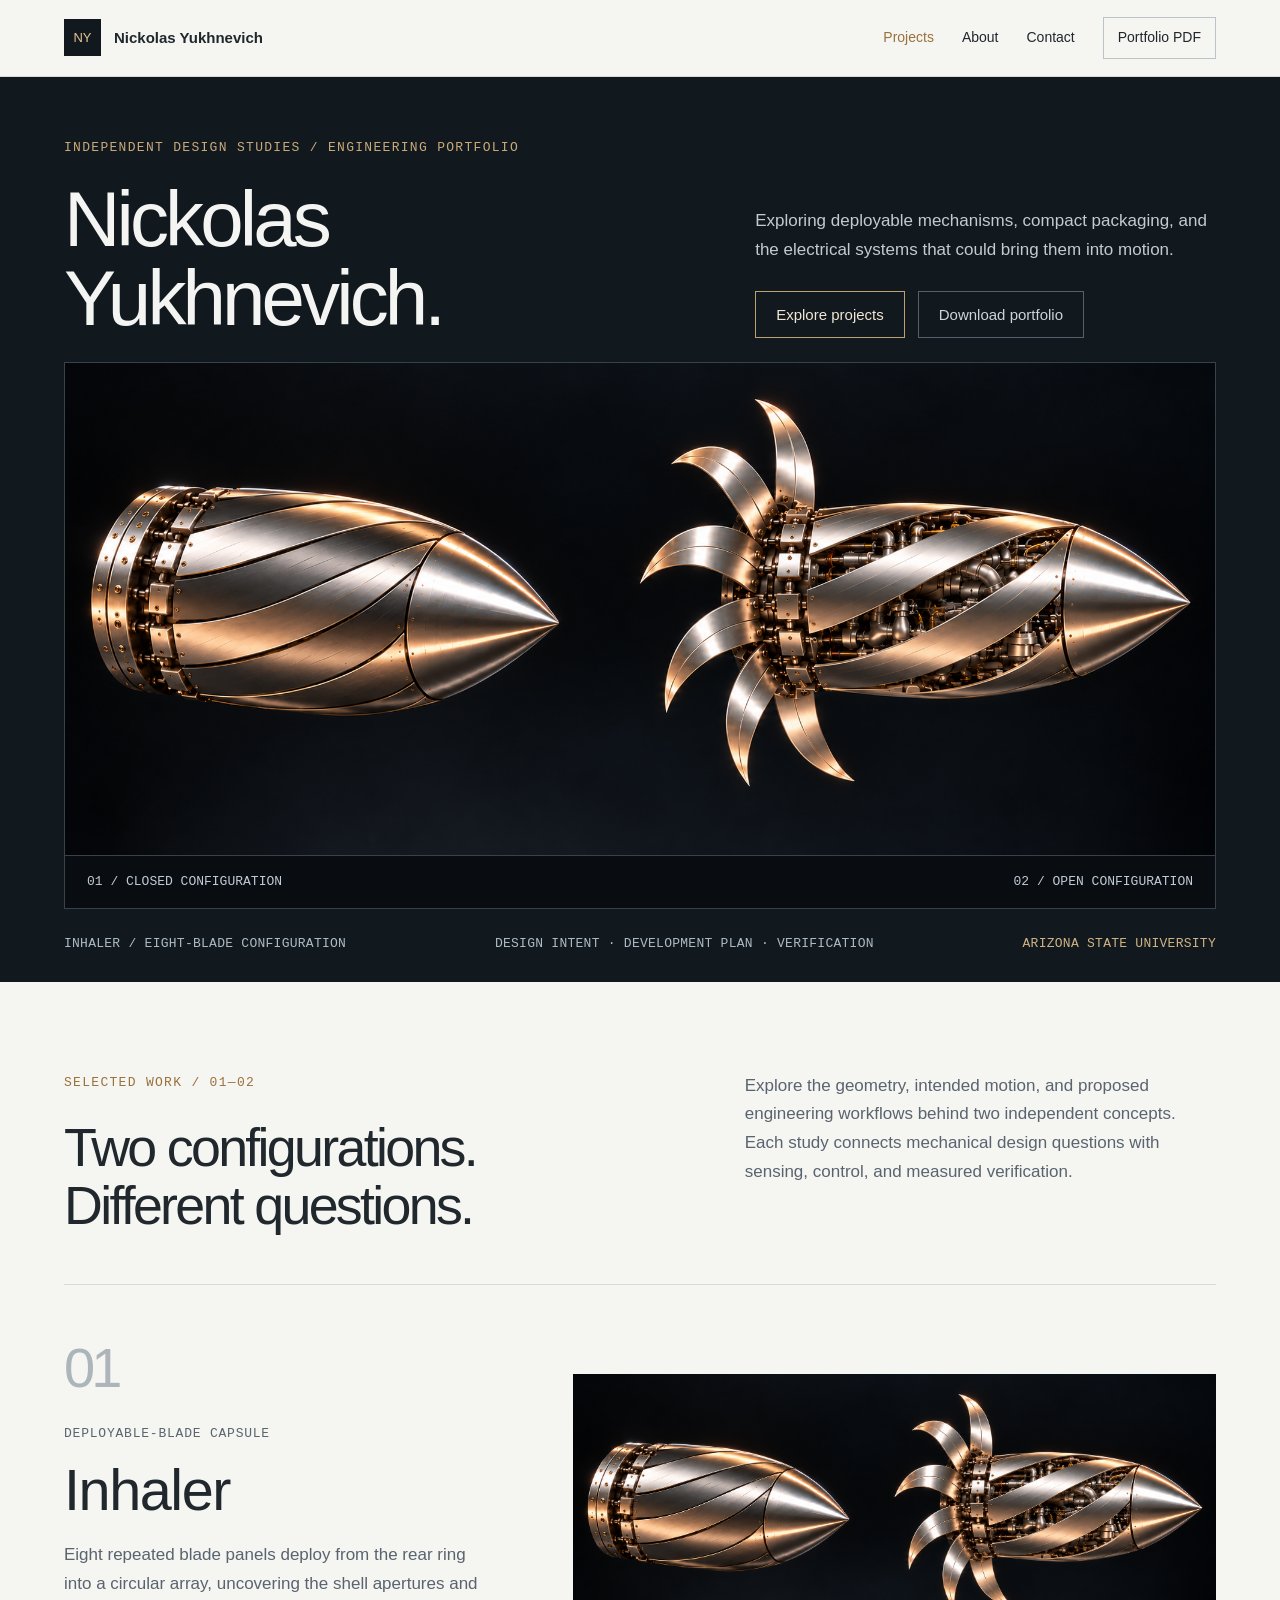
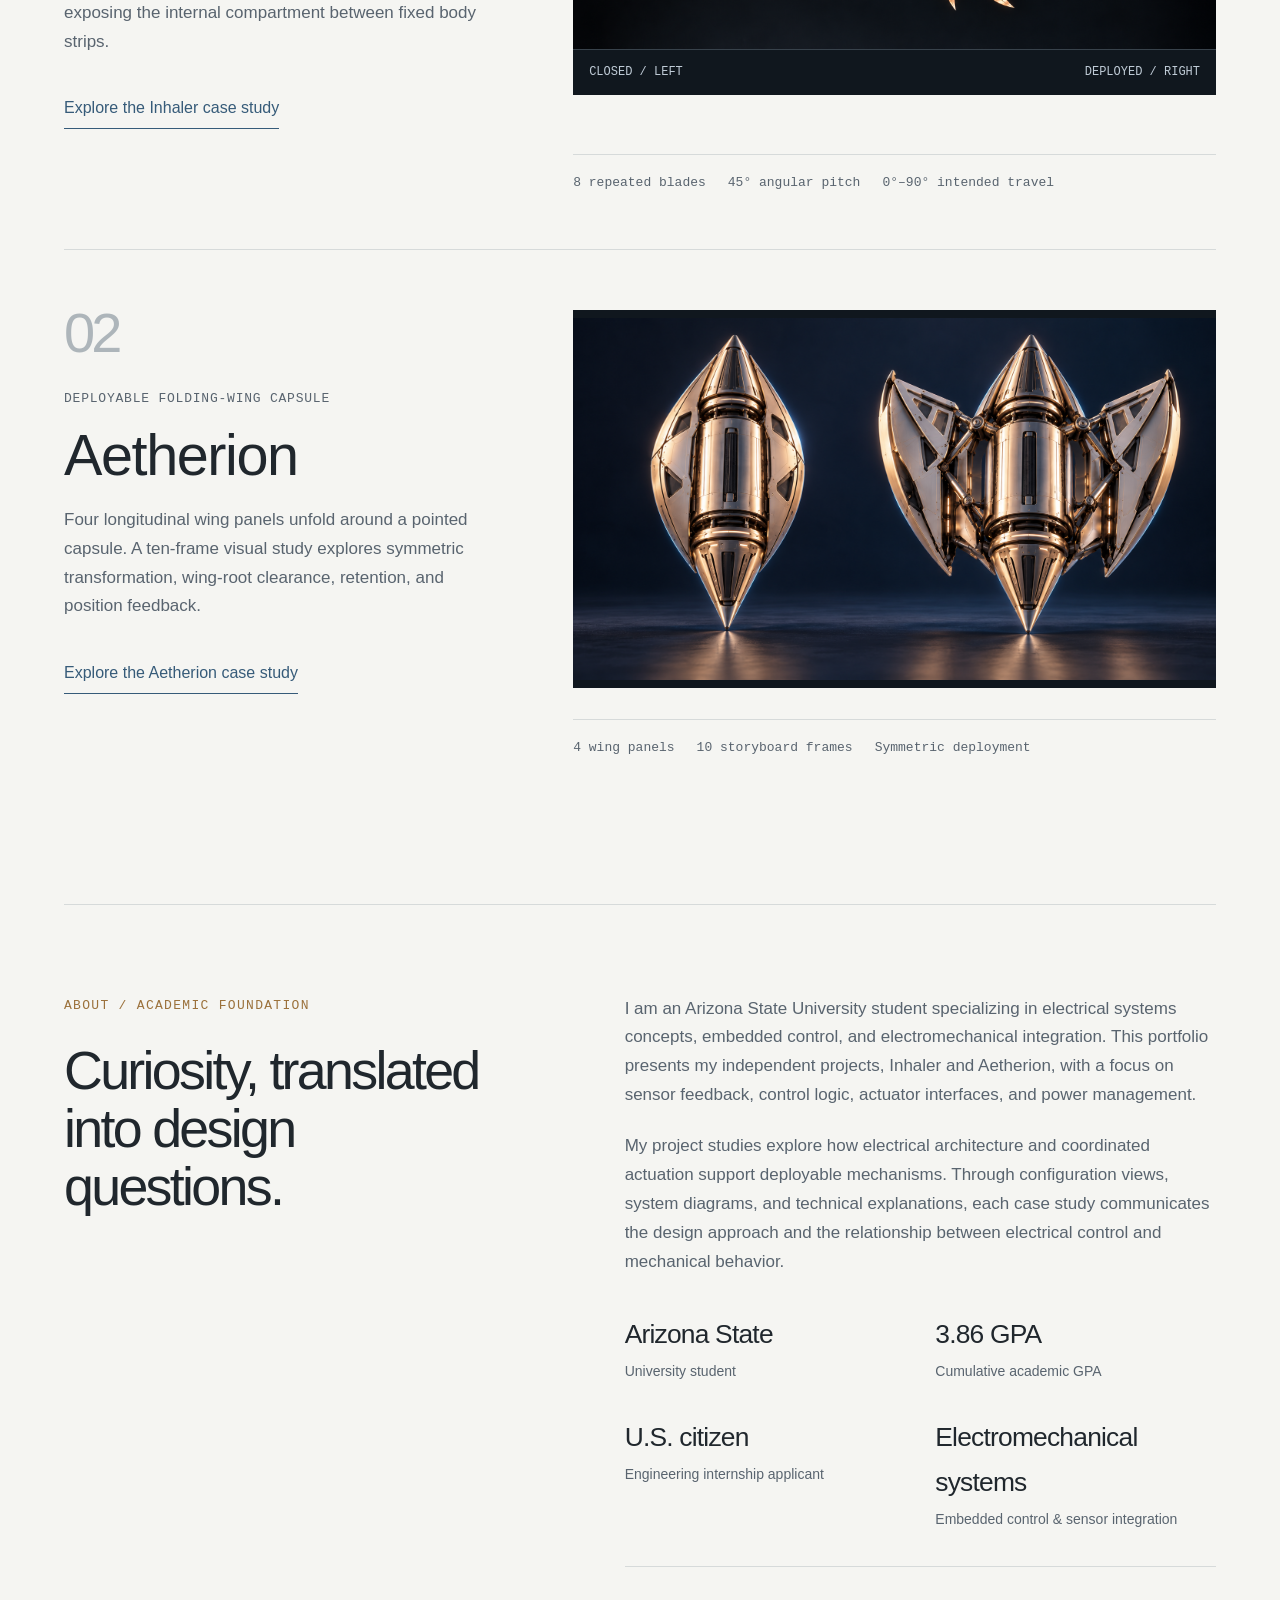
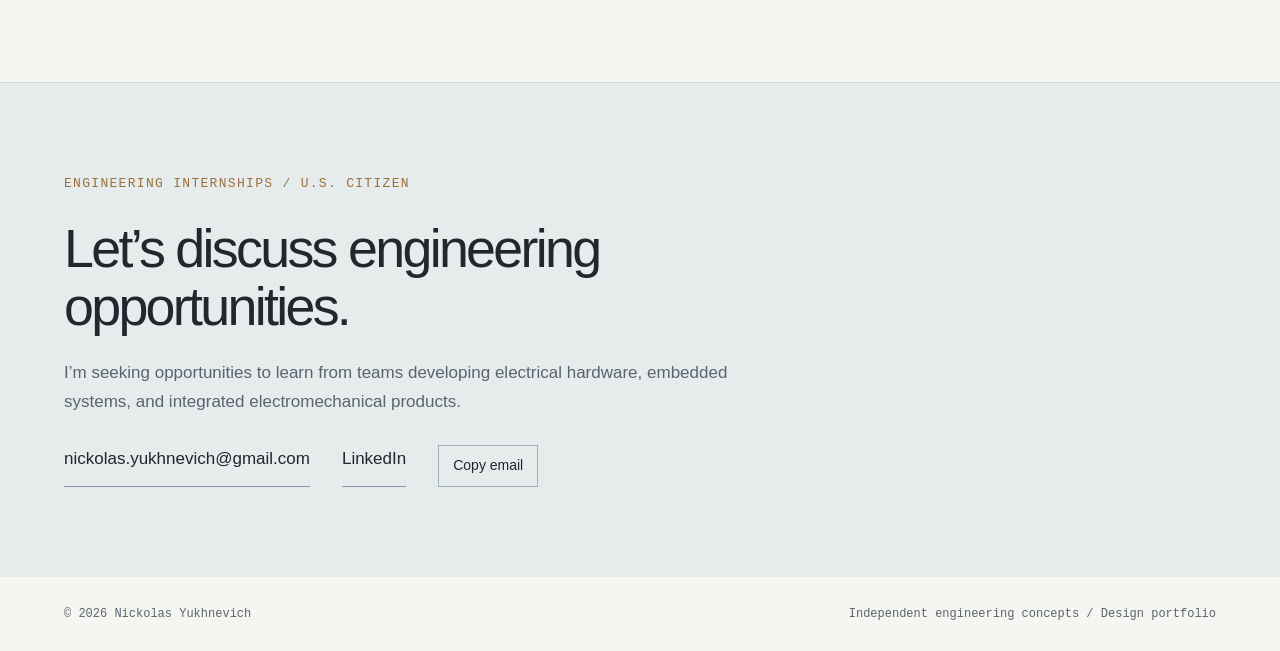
<file: index.html>
<!doctype html>
<html lang="en"><head><meta charset="utf-8"><meta name="viewport" content="width=device-width,initial-scale=1"><meta name="description" content="Engineering portfolio of Nickolas Yukhnevich: Inhaler and Aetherion deployable mechanism concepts, electrical development plans, and technical drawings."><meta name="theme-color" content="#11191f"><title>Engineering Portfolio | Nickolas Yukhnevich</title><link rel="icon" href="assets/favicon.svg" type="image/svg+xml"><link rel="stylesheet" href="assets/style.css"><script defer src="assets/project-data.js"></script><script defer src="assets/app.js"></script></head><body><a class="skip-link" href="#main">Skip to content</a><header><div class="header-inner"><a class="brand" href="index.html"><span class="monogram" aria-hidden="true">NY</span>Nickolas Yukhnevich</a><button type="button" class="menu-toggle" aria-expanded="false" aria-controls="main-nav">Menu</button><nav class="nav" id="main-nav" aria-label="Main navigation"><a href="index.html#projects" aria-current="page">Projects</a><a href="index.html#about">About</a><a href="#contact">Contact</a><a class="nav-download" href="assets/Nickolas_Yukhnevich_Engineering_Portfolio.pdf" download="Nickolas_Yukhnevich_Engineering_Portfolio.pdf" type="application/pdf">Portfolio PDF</a></nav></div></header>
<main id="main">
<section class="portfolio-hero">
 <div class="hero-title wrap"><span class="eyebrow">Independent design studies / Engineering portfolio</span><h1>Nickolas<br>Yukhnevich.</h1><div class="hero-intro"><p>Exploring deployable mechanisms, compact packaging, and the electrical systems that could bring them into motion.</p><div class="hero-actions"><a class="hero-button" href="#projects">Explore projects</a><a class="hero-button secondary" href="assets/Nickolas_Yukhnevich_Engineering_Portfolio.pdf" download="Nickolas_Yukhnevich_Engineering_Portfolio.pdf" type="application/pdf">Download portfolio</a></div></div></div>
 <div class="hero-background"><div class="capsule-comparison"><img src="assets/inhaler-closed-open.png" width="1916" height="821" alt="Inhaler: closed capsule on the left and deployed capsule on the right, with matching golden studio lighting" fetchpriority="high"><div class="comparison-labels"><span>01 / CLOSED CONFIGURATION</span><span>02 / OPEN CONFIGURATION</span></div></div></div>
 <div class="hero-footer wrap"><span>INHALER / EIGHT-BLADE CONFIGURATION</span><span>DESIGN INTENT · DEVELOPMENT PLAN · VERIFICATION</span><span>ARIZONA STATE UNIVERSITY</span></div>
</section>
<div class="wrap">
<section class="section selected-work" id="projects"><div class="section-heading"><div><span class="eyebrow">Selected work / 01—02</span><h2>Two configurations.<br>Different questions.</h2></div><p>Explore the geometry, intended motion, and proposed engineering workflows behind two independent concepts. Each study connects mechanical design questions with sensing, control, and measured verification.</p></div>
<article class="project-editorial"><div class="project-text"><span class="project-number">01</span><span class="meta">DEPLOYABLE-BLADE CAPSULE</span><h3><a href="inhaler/index.html">Inhaler</a></h3><p>Eight repeated blade panels deploy from the rear ring into a circular array, uncovering the shell apertures and exposing the internal compartment between fixed body strips.</p><a class="inline-link" href="inhaler/index.html">Explore the Inhaler case study</a></div><a class="project-picture" href="inhaler/index.html" aria-label="Explore Inhaler"><div class="capsule-comparison"><img src="assets/inhaler-closed-open.png" alt="Inhaler closed and deployed mechanism design" loading="lazy"><div class="comparison-labels"><span>CLOSED / LEFT</span><span>DEPLOYED / RIGHT</span></div></div></a><div class="project-index"><span>8 repeated blades</span><span>45° angular pitch</span><span>0°–90° intended travel</span></div></article>
<article class="project-editorial"><div class="project-text"><span class="project-number">02</span><span class="meta">DEPLOYABLE FOLDING-WING CAPSULE</span><h3><a href="aetherion/index.html">Aetherion</a></h3><p>Four longitudinal wing panels unfold around a pointed capsule. A ten-frame visual study explores symmetric transformation, wing-root clearance, retention, and position feedback.</p><a class="inline-link" href="aetherion/index.html">Explore the Aetherion case study</a></div><a class="project-picture" href="aetherion/index.html" aria-label="Explore Aetherion"><img src="assets/aetherion-hero.png" alt="Aetherion pointed capsule with folded and deployed longitudinal wings" loading="lazy"></a><div class="project-index"><span>4 wing panels</span><span>10 storyboard frames</span><span>Symmetric deployment</span></div></article>
</section>
<section class="section" id="about"><div class="about-grid"><div><span class="eyebrow">About / Academic foundation</span><h2>Curiosity, translated<br>into design questions.</h2></div><div><p>I am an Arizona State University student specializing in electrical systems concepts, embedded control, and electromechanical integration. This portfolio presents my independent projects, Inhaler and Aetherion, with a focus on sensor feedback, control logic, actuator interfaces, and power management.</p><p>My project studies explore how electrical architecture and coordinated actuation support deployable mechanisms. Through configuration views, system diagrams, and technical explanations, each case study communicates the design approach and the relationship between electrical control and mechanical behavior.</p><div class="facts"><div><strong>Arizona State</strong><span>University student</span></div><div><strong>3.86 GPA</strong><span>Cumulative academic GPA</span></div><div><strong>U.S. citizen</strong><span>Engineering internship applicant</span></div><div><strong>Electromechanical systems</strong><span>Embedded control & sensor integration</span></div></div><div class="portfolio-note"></div></div></div></section>
</div>
<section class="section contact" id="contact"><div class="wrap"><span class="eyebrow">Engineering internships / U.S. citizen</span><h2>Let’s discuss engineering<br>opportunities.</h2><p class="intro">I’m seeking opportunities to learn from teams developing electrical hardware, embedded systems, and integrated electromechanical products.</p><div class="contact-links"><a href="mailto:nickolas.yukhnevich@gmail.com">nickolas.yukhnevich@gmail.com</a><a href="https://www.linkedin.com/in/nickolasyukhnevich/" target="_blank" rel="noopener noreferrer">LinkedIn</a></div></div></section></main><footer class="footer"><span>© 2026 Nickolas Yukhnevich</span><span>Independent engineering concepts / Design portfolio</span></footer></body></html>
</file>
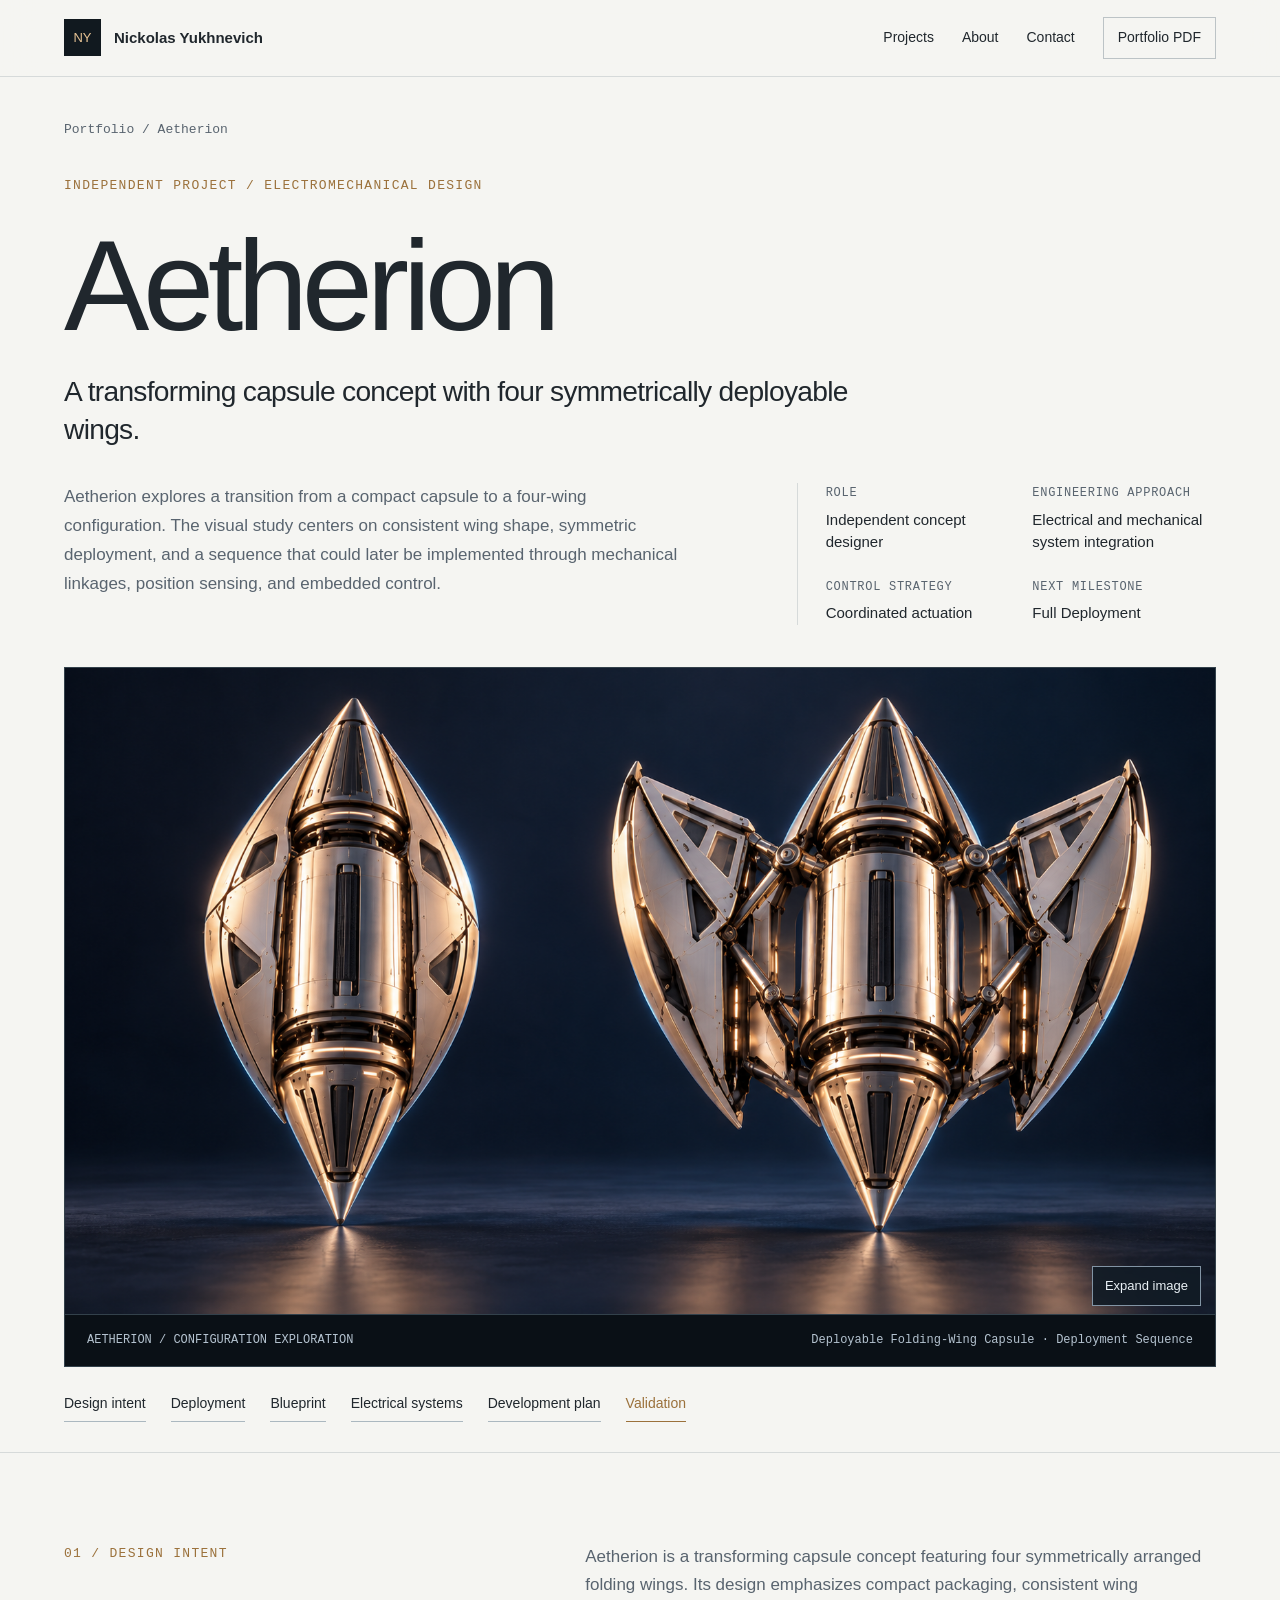
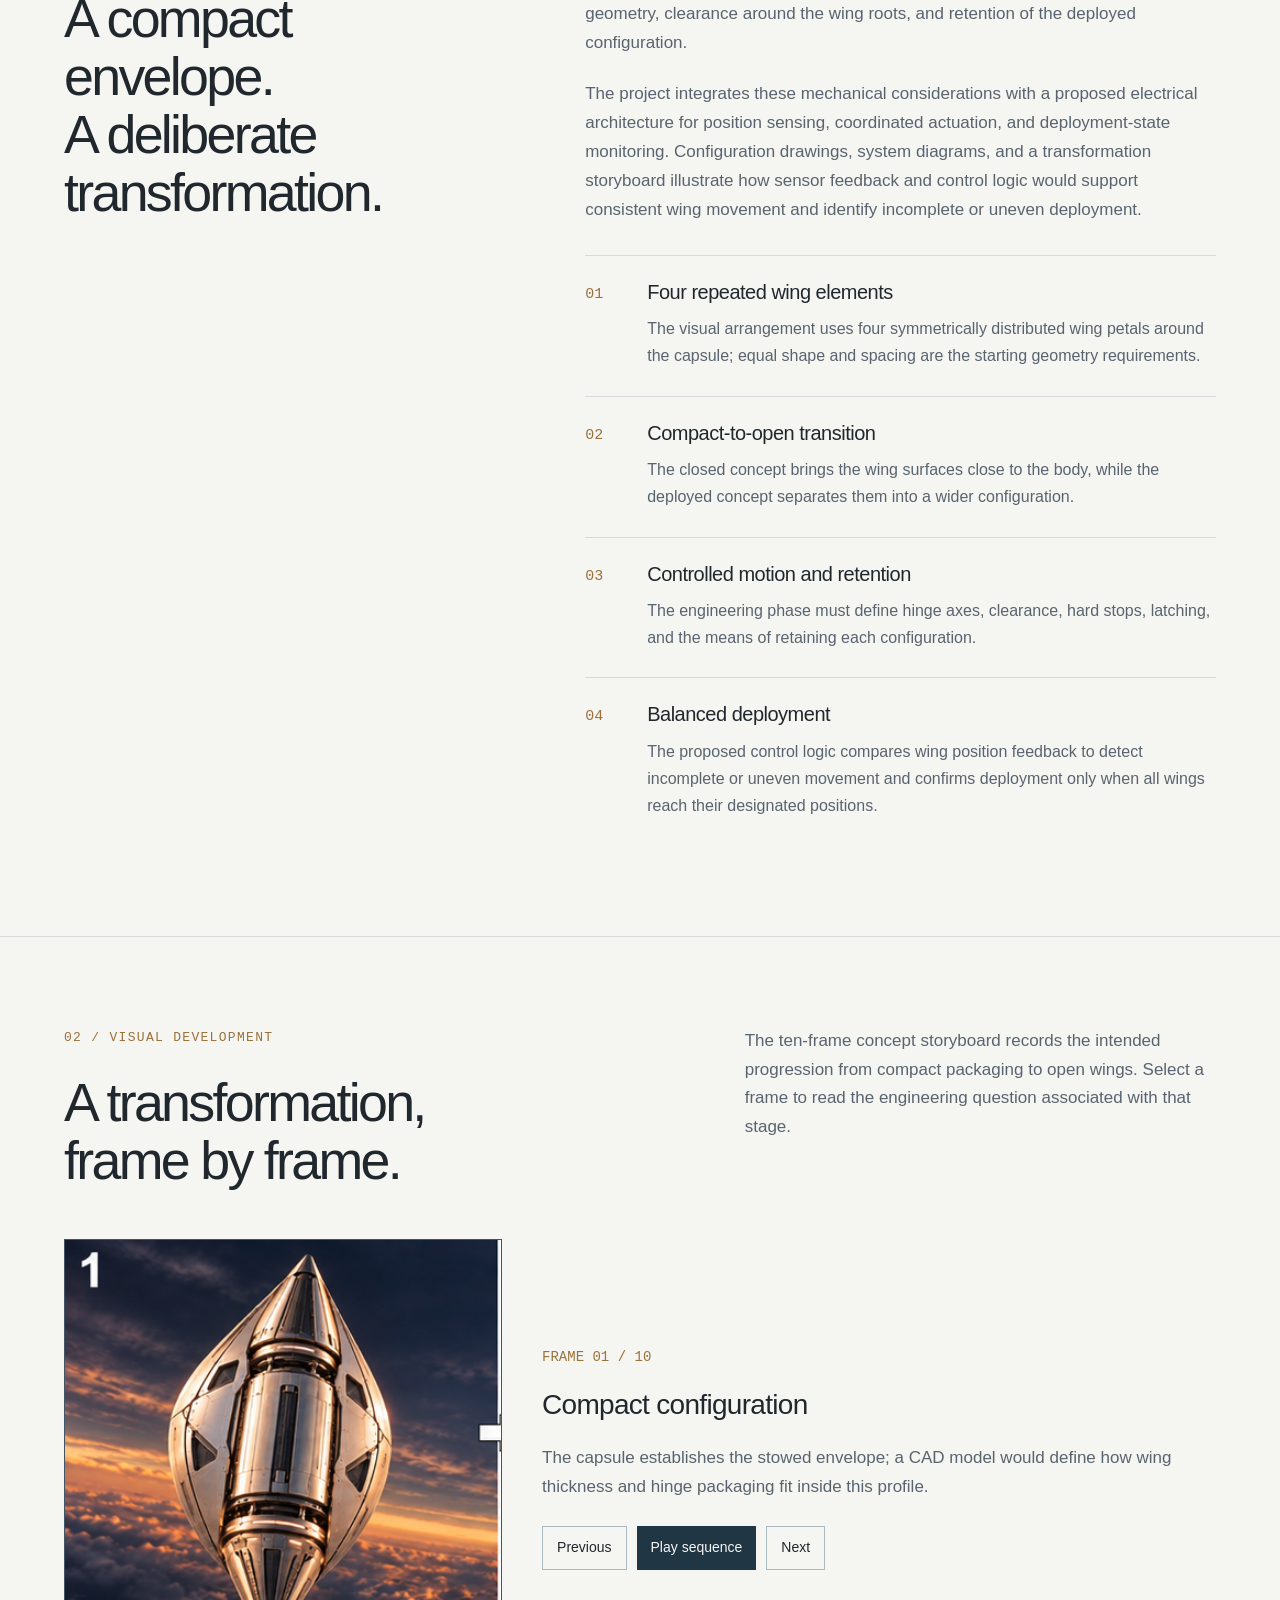
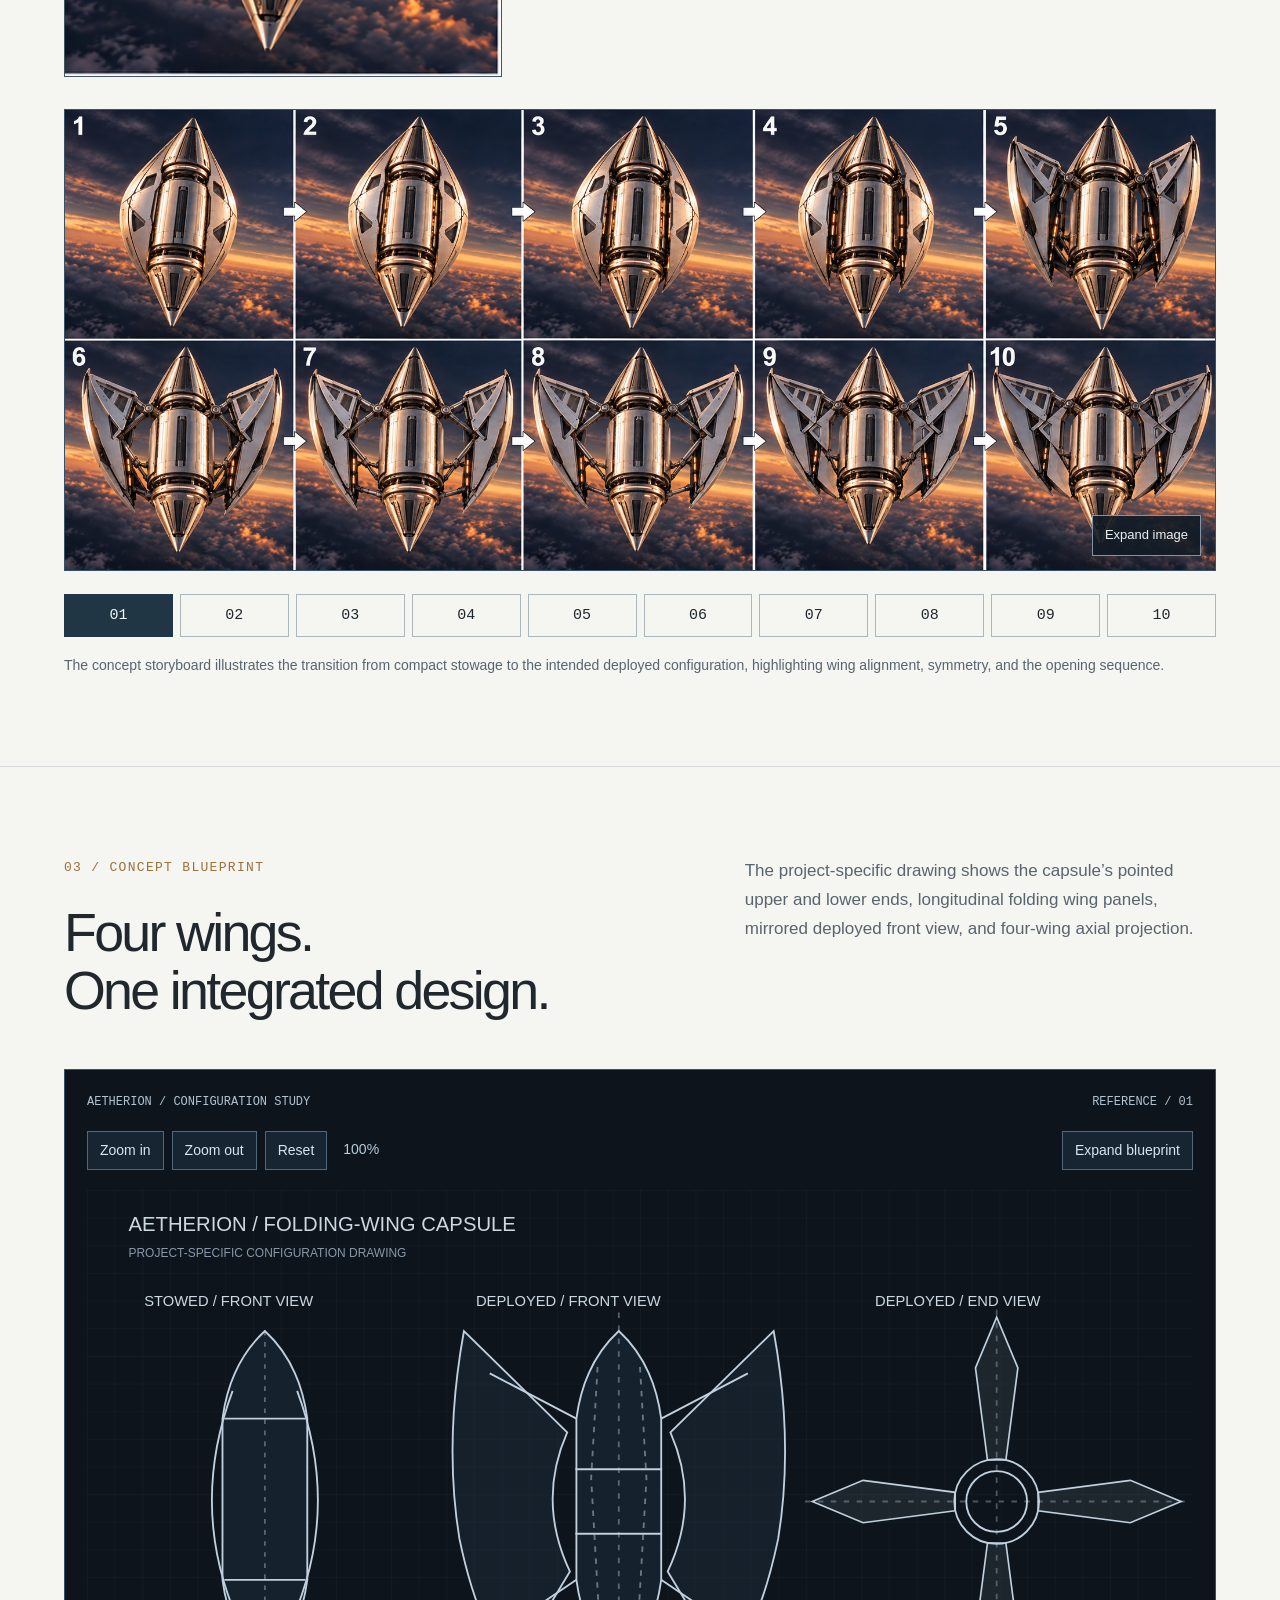
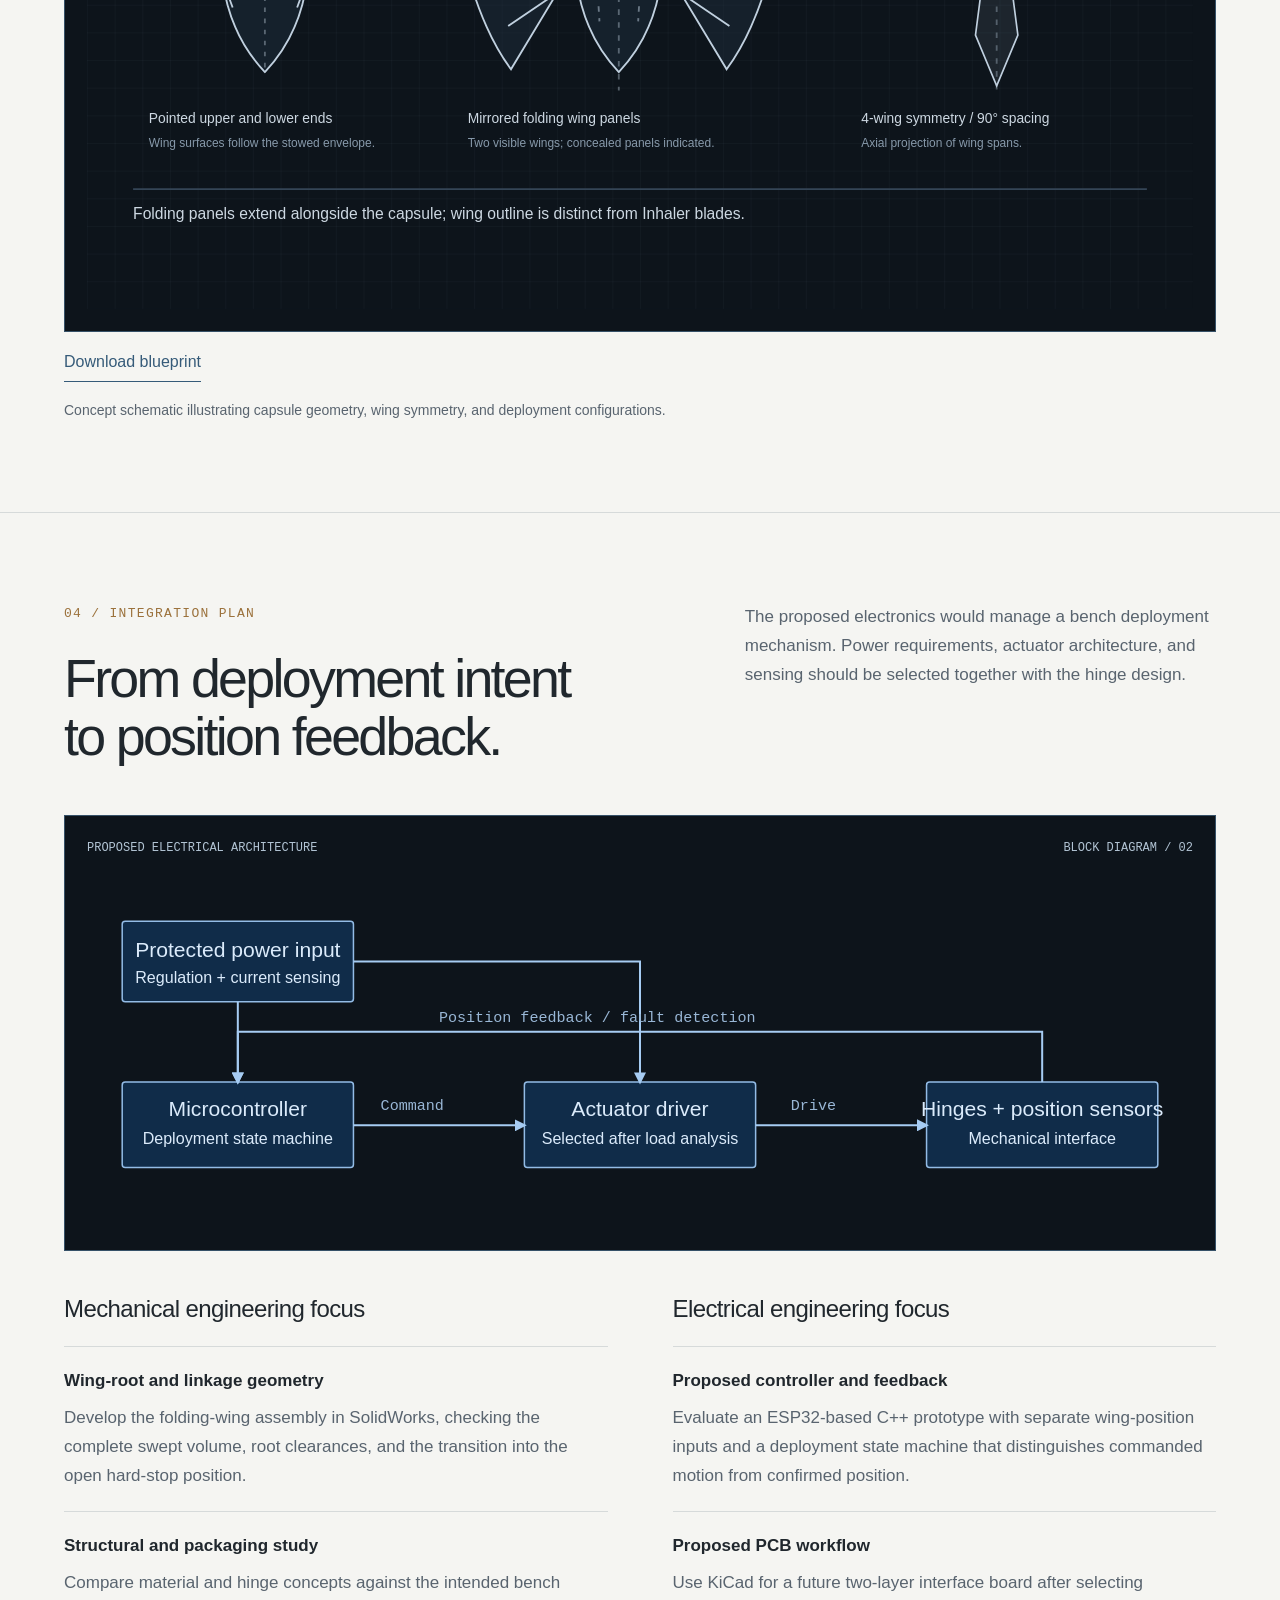
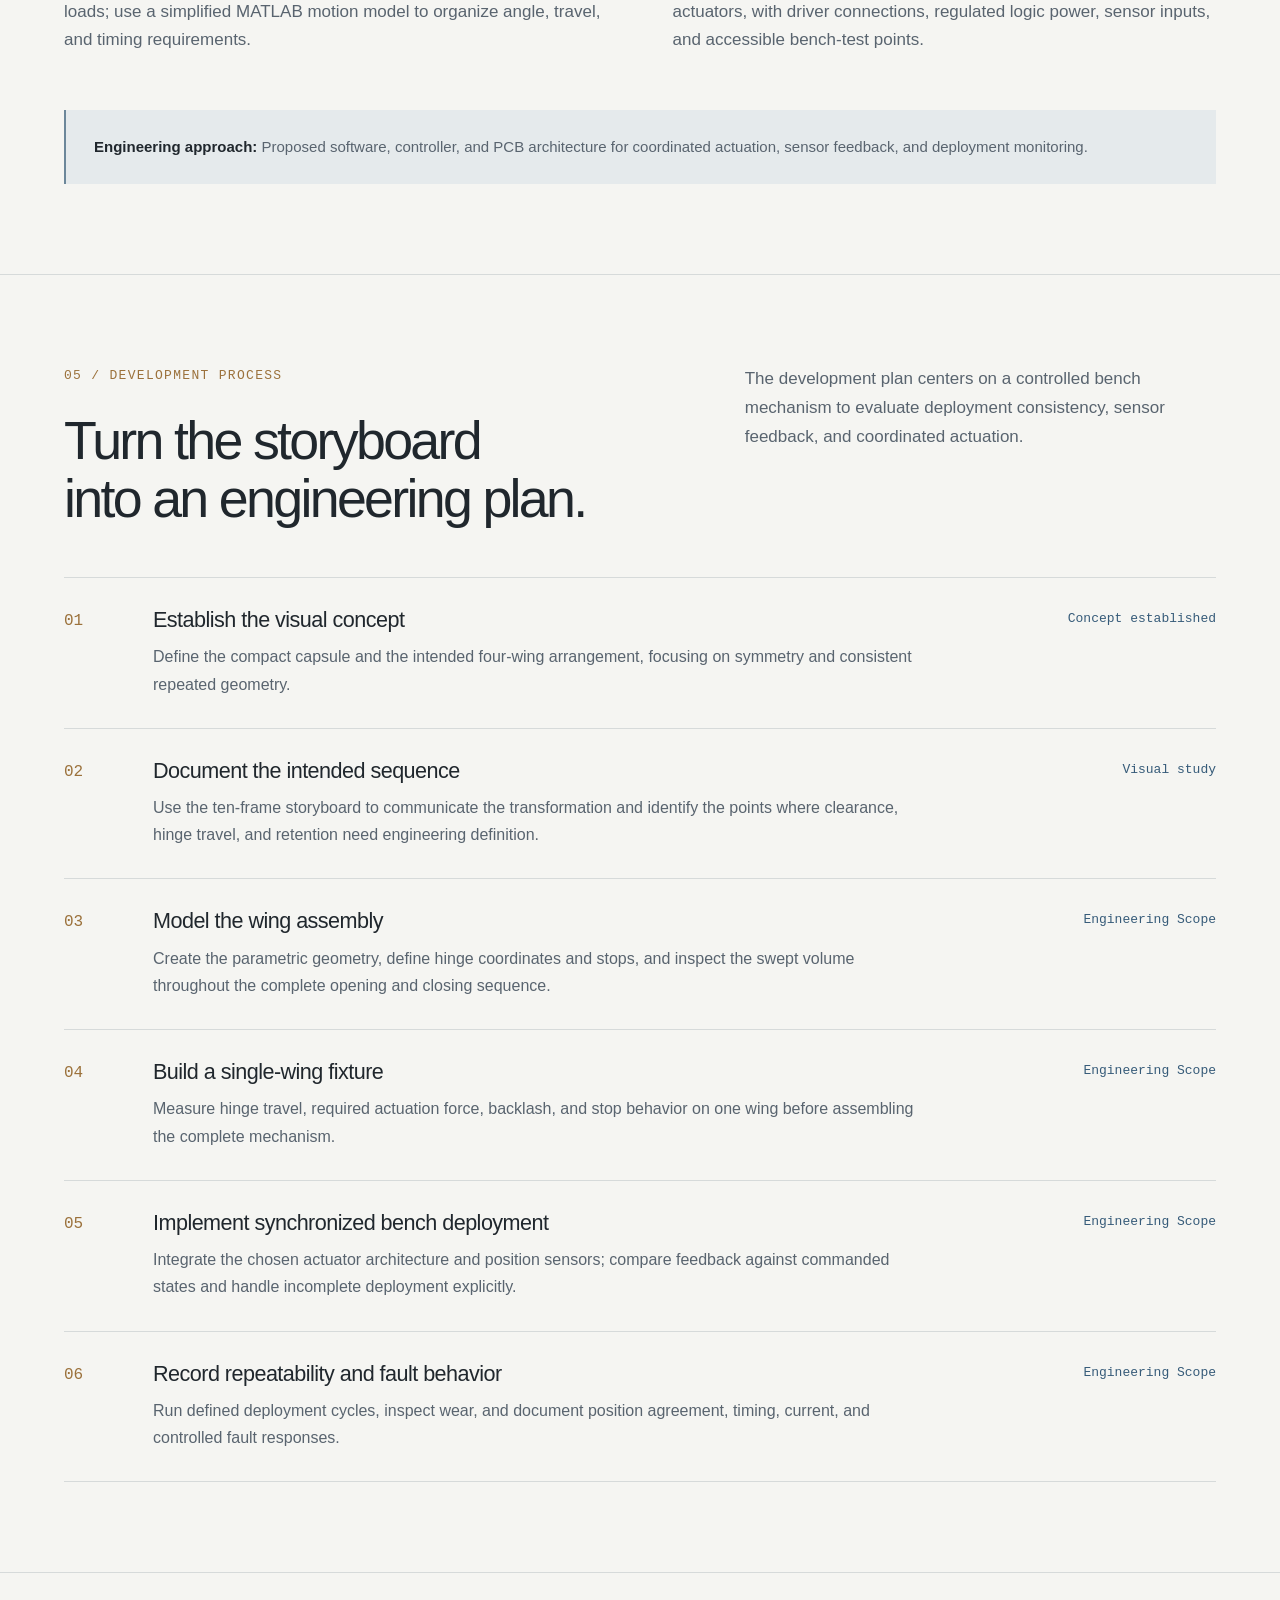
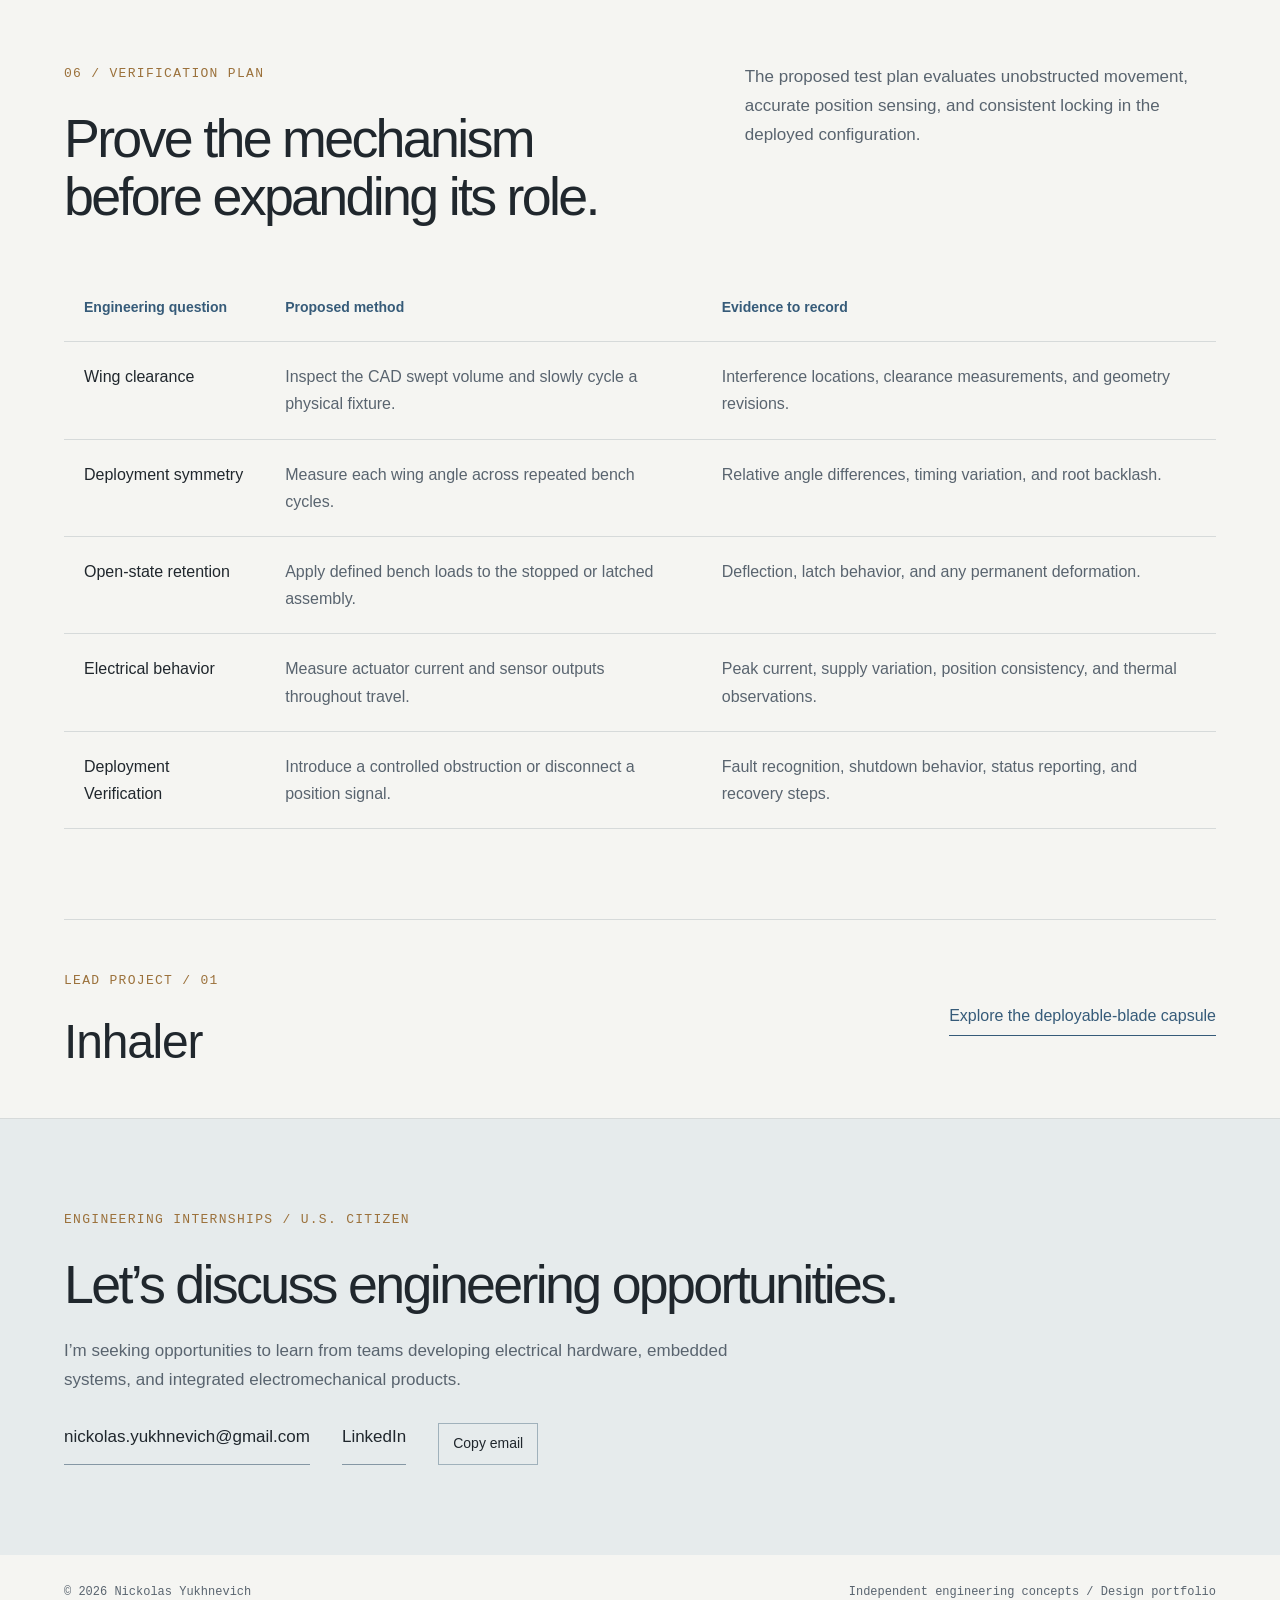
<file: aetherion/index.html>
<!doctype html>
<html lang="en">
<head>
<meta charset="UTF-8">
<meta name="viewport" content="width=device-width,initial-scale=1">
<meta name="description" content="Aetherion transforming capsule concept: symmetrical folding wings, deployment storyboard, blueprint, proposed electronics, and engineering roadmap.">
<meta name="theme-color" content="#080e16">
<title>Aetherion — Folding-Wing Capsule | Nickolas Yukhnevich</title>
<link rel="icon" href="../assets/favicon.svg" type="image/svg+xml">
<link rel="stylesheet" href="../assets/style.css">
<script defer src="../assets/project-data.js">
</script>
<script defer src="../assets/app.js">
</script>
</head>
<body>
<a class="skip-link" href="#main">Skip to content</a>
<header>
<div class="header-inner">
<a class="brand" href="../index.html">
<span class="monogram" aria-hidden="true">NY</span>Nickolas Yukhnevich</a>
<button type="button" class="menu-toggle" aria-expanded="false" aria-controls="main-nav">Menu</button>
<nav class="nav" id="main-nav" aria-label="Main navigation">
<a href="../index.html#projects" >Projects</a>
<a href="../index.html#about">About</a>
<a href="#contact">Contact</a>
<a class="nav-download" href="../assets/Nickolas_Yukhnevich_Engineering_Portfolio.pdf" download="Nickolas_Yukhnevich_Engineering_Portfolio.pdf" type="application/pdf">Portfolio PDF</a>
</nav>
</div>
</header>
<main id="main">
<div class="wrap">
<section class="case-top">
<div class="breadcrumb">
<a href="../index.html">Portfolio</a> / Aetherion</div>
<span class="eyebrow">Independent project / Electromechanical Design</span>
<h1>Aetherion</h1>
<p class="case-subtitle">A transforming capsule concept with four symmetrically deployable wings.</p>
<div class="case-summary">
<p>Aetherion explores a transition from a compact capsule to a four-wing configuration. The visual study centers on consistent wing shape, symmetric deployment, and a sequence that could later be implemented through mechanical linkages, position sensing, and embedded control.</p>
<dl class="project-facts">
<div>
<dt>Role</dt>
<dd>Independent concept designer</dd>
</div>
<div>
<dt>Engineering approach</dt>
<dd>Electrical and mechanical system integration</dd>
</div>
<div>
<dt>Control strategy</dt>
<dd>Coordinated actuation</dd>
</div>
<div>
<dt>Next milestone</dt>
<dd>Full Deployment</dd>
</div>
</dl>
</div>
</section>
<figure class="hero-image">
<img src="../assets/aetherion-hero.png" alt="Aetherion compact and deployed concept renderings" class="" fetchpriority="high" decoding="async">
<figcaption class="image-bar">
<strong>AETHERION / CONFIGURATION EXPLORATION</strong>
<span>Deployable Folding-Wing Capsule · Deployment Sequence</span>
</figcaption>
</figure>
<nav class="case-nav" aria-label="Case study sections">
<a href="#design">Design intent</a>
<a href="#deployment">Deployment</a>
<a href="#blueprint">Blueprint</a>
<a href="#electronics">Electrical systems</a>
<a href="#development">Development plan</a>
<a href="#validation">Validation</a>
</nav>
</div>
<section class="section" id="design">
<div class="wrap">
<div class="body-grid">
<div class="label">
<span class="eyebrow">01 / Design intent</span>
<h2>A compact envelope.<br>A deliberate<br>transformation.</h2>
</div>
<div class="copy">
<p>Aetherion is a transforming capsule concept featuring four symmetrically arranged folding wings. Its design emphasizes compact packaging, consistent wing geometry, clearance around the wing roots, and retention of the deployed configuration.</p>
<p>The project integrates these mechanical considerations with a proposed electrical architecture for position sensing, coordinated actuation, and deployment-state monitoring. Configuration drawings, system diagrams, and a transformation storyboard illustrate how sensor feedback and control logic would support consistent wing movement and identify incomplete or uneven deployment.</p>
<div class="numbered">
<div class="design-row">
<div>
<h3>Four repeated wing elements</h3>
<p>The visual arrangement uses four symmetrically distributed wing petals around the capsule; equal shape and spacing are the starting geometry requirements.</p>
</div>
</div>
<div class="design-row">
<div>
<h3>Compact-to-open transition</h3>
<p>The closed concept brings the wing surfaces close to the body, while the deployed concept separates them into a wider configuration.</p>
</div>
</div>
<div class="design-row">
<div>
<h3>Controlled motion and retention</h3>
<p>The engineering phase must define hinge axes, clearance, hard stops, latching, and the means of retaining each configuration.</p>
</div>
</div>
<div class="design-row">
<div>
<h3>Balanced deployment</h3>
<p>The proposed control logic compares wing position feedback to detect incomplete or uneven movement and confirms deployment only when all wings reach their designated positions.</p>
</div>
</div>
</div>
</div>
</div>
</div>
</section>
<section class="section" id="deployment">
<div class="wrap">
<div class="section-heading">
<div>
<span class="eyebrow">02 / Visual development</span>
<h2>A transformation,<br>frame by frame.</h2>
</div>
<p>The ten-frame concept storyboard records the intended progression from compact packaging to open wings. Select a frame to read the engineering question associated with that stage.</p>
</div>
<figure class="full-image">
<img src="../assets/aetherion-sequence.png" alt="Ten-frame concept storyboard of a capsule unfolding into four symmetrical wings" class="" loading="lazy" decoding="async">
</figure>
<div class="sequence-grid" aria-label="Storyboard frames">
<button data-frame="1" aria-pressed="true" aria-label="Read storyboard frame 1">01</button>
<button data-frame="2" aria-pressed="false" aria-label="Read storyboard frame 2">02</button>
<button data-frame="3" aria-pressed="false" aria-label="Read storyboard frame 3">03</button>
<button data-frame="4" aria-pressed="false" aria-label="Read storyboard frame 4">04</button>
<button data-frame="5" aria-pressed="false" aria-label="Read storyboard frame 5">05</button>
<button data-frame="6" aria-pressed="false" aria-label="Read storyboard frame 6">06</button>
<button data-frame="7" aria-pressed="false" aria-label="Read storyboard frame 7">07</button>
<button data-frame="8" aria-pressed="false" aria-label="Read storyboard frame 8">08</button>
<button data-frame="9" aria-pressed="false" aria-label="Read storyboard frame 9">09</button>
<button data-frame="10" aria-pressed="false" aria-label="Read storyboard frame 10">10</button>
</div>
<div class="sequence-description" aria-live="polite">
<strong id="frame-number">01</strong>
<div>
<h3 id="frame-title">Compact configuration</h3>
<p id="frame-copy">The capsule establishes the stowed envelope; a CAD model would define how wing thickness and hinge packaging fit inside this profile.</p>
</div>
</div>
<p class="caption">The concept storyboard illustrates the transition from compact stowage to the intended deployed configuration, highlighting wing alignment, symmetry, and the opening sequence.</p>
</div>
</section>
<section class="section" id="blueprint">
<div class="wrap">
<div class="section-heading">
<div>
<span class="eyebrow">03 / Concept blueprint</span>
<h2>Four wings.<br>One integrated design.</h2>
</div>
<p>The project-specific drawing shows the capsule’s pointed upper and lower ends, longitudinal folding wing panels, mirrored deployed front view, and four-wing axial projection.</p>
</div>
<div class="blueprint-panel">
<div class="diagram-top">
<span>AETHERION / CONFIGURATION STUDY</span>
<span>REFERENCE / 01</span>
</div>
<svg xmlns="http://www.w3.org/2000/svg" viewBox="0 0 1200 780" role="img" aria-label="Aetherion folding-wing capsule blueprint with pointed ends, mirrored front view and four-wing end projection">
<title>Aetherion folding-wing capsule blueprint with pointed ends, mirrored front view and four-wing end projection</title>
<defs>
<pattern id="grid" width="30" height="30" patternUnits="userSpaceOnUse">
<path d="M30 0H0V30" fill="none" stroke="#64798f" stroke-opacity=".12"/>
</pattern>
</defs>
<rect width="1200" height="780" fill="#0d141b"/>
<rect width="1200" height="780" fill="url(#grid)"/>
<defs>
<path id="capsule-body" d="M0-185Q38-150 46-90L46 85Q38 145 0 185Q-38 145-46 85L-46-90Q-38-150 0-185Z"/>
<path id="folding-wing-front" d="M-56-75L-168-185Q-190-65-173 40Q-154 132-117 182L-53 76Q-89 0-56-75Z"/>
<path id="wing-end-projection" d="M-10-45L-23-145L0-200L23-145L10-45Z"/>
</defs>
<text x="45" y="45" font-family="Arial,sans-serif" font-size="22" fill="#cdd8e2">AETHERION / FOLDING-WING CAPSULE</text>
<text x="45" y="73" font-family="Arial,sans-serif" font-size="13" fill="#8799aa">PROJECT-SPECIFIC CONFIGURATION DRAWING</text>
<text x="62" y="126" font-family="Arial,sans-serif" font-size="16" fill="#cdd8e2">STOWED / FRONT VIEW</text>
<text x="422" y="126" font-family="Arial,sans-serif" font-size="16" fill="#cdd8e2">DEPLOYED / FRONT VIEW</text>
<text x="855" y="126" font-family="Arial,sans-serif" font-size="16" fill="#cdd8e2">DEPLOYED / END VIEW</text>
<g transform="translate(193 338)">
<g fill="none" stroke="#c0d0df" stroke-width="2">
<use href="#capsule-body" fill="#15212c"/>
<path d="M0-185V185" stroke-dasharray="5 7" opacity=".4"/>
<path d="M-35-120Q-80 0-35 115M35-120Q80 0 35 115"/>
<path d="M-44-90H44M-44 85H44"/>
</g>
</g>
<g transform="translate(577 338)">
<g fill="none" stroke="#c0d0df" stroke-width="2">
<use href="#capsule-body" fill="#15212c"/>
<use href="#folding-wing-front" fill="#20303e" fill-opacity=".45"/>
<use href="#folding-wing-front" transform="scale(-1 1)" fill="#20303e" fill-opacity=".45"/>
<path d="M-46-90L-140-139M-46 85L-120 135M46-90L140-139M46 85L120 135"/>
<path d="M-47-35H47M-47 35H47"/>
<path d="M0-205V205" stroke-dasharray="6 8" opacity=".4"/>
<path d="M-23-146L-30-25L-21 130M23-146L30-25L21 130" stroke-dasharray="6 7" opacity=".5"/>
</g>
</g>
<g transform="translate(987 338)">
<g fill="none" stroke="#c0d0df" stroke-width="2">
<circle r="46"/>
<circle r="33"/>
<path d="M-208 0H208M0-208V208" stroke-dasharray="6 8" opacity=".35"/>
</g>
<use href="#wing-end-projection" transform="rotate(0)" fill="#a4bacb" fill-opacity=".1" stroke="#c0d0df" stroke-width="1.8"/>
<use href="#wing-end-projection" transform="rotate(90)" fill="#a4bacb" fill-opacity=".1" stroke="#c0d0df" stroke-width="1.8"/>
<use href="#wing-end-projection" transform="rotate(180)" fill="#a4bacb" fill-opacity=".1" stroke="#c0d0df" stroke-width="1.8"/>
<use href="#wing-end-projection" transform="rotate(270)" fill="#a4bacb" fill-opacity=".1" stroke="#c0d0df" stroke-width="1.8"/>
</g>
<text x="67" y="578" font-family="Arial,sans-serif" font-size="15" fill="#cdd8e2">Pointed upper and lower ends</text>
<text x="67" y="604" font-family="Arial,sans-serif" font-size="13" fill="#8799aa">Wing surfaces follow the stowed envelope.</text>
<text x="413" y="578" font-family="Arial,sans-serif" font-size="15" fill="#cdd8e2">Mirrored folding wing panels</text>
<text x="413" y="604" font-family="Arial,sans-serif" font-size="13" fill="#8799aa">Two visible wings; concealed panels indicated.</text>
<text x="840" y="578" font-family="Arial,sans-serif" font-size="15" fill="#cdd8e2">4-wing symmetry / 90° spacing</text>
<text x="840" y="604" font-family="Arial,sans-serif" font-size="13" fill="#8799aa">Axial projection of wing spans.</text>
<g fill="none" stroke="#c0d0df" stroke-width="2">
<path d="M50 650H1150" stroke="#344556"/>
</g>
<text x="50" y="683" font-family="Arial,sans-serif" font-size="17" fill="#cdd8e2">Folding panels extend alongside the capsule; wing outline is distinct from Inhaler blades.</text>
</svg>
</div>
<a class="inline-link" href="../assets/aetherion-blueprint.svg" download="Aetherion-concept-blueprint.svg">Download blueprint</a>
<p class="caption">Concept schematic illustrating capsule geometry, wing symmetry, and deployment configurations.</p>
</div>
</section>
<section class="section" id="electronics">
<div class="wrap">
<div class="section-heading">
<div>
<span class="eyebrow">04 / Integration plan</span>
<h2>From deployment intent<br>to position feedback.</h2>
</div>
<p>The proposed electronics would manage a bench deployment mechanism. Power requirements, actuator architecture, and sensing should be selected together with the hinge design.</p>
</div>
<div class="blueprint-panel">
<div class="diagram-top">
<span>PROPOSED ELECTRICAL ARCHITECTURE</span>
<span>BLOCK DIAGRAM / 02</span>
</div>
<svg xmlns="http://www.w3.org/2000/svg" viewBox="0 0 1100 350" role="img" aria-label="Proposed power and deployment control architecture">
<defs>
<marker id="arrow-aetherion" viewBox="0 0 10 10" refX="8" refY="5" markerWidth="6" markerHeight="6" orient="auto-start-reverse">
<path d="M0 0L10 5L0 10Z" fill="#a6ccf3"/>
</marker>
</defs>
<g fill="#102c49" stroke="#93bce6" stroke-width="1.5">
<rect x="35" y="45" width="230" height="80" rx="3"/>
<rect x="35" y="205" width="230" height="85" rx="3"/>
<rect x="435" y="205" width="230" height="85" rx="3"/>
<rect x="835" y="205" width="230" height="85" rx="3"/>
</g>
<g fill="#dbebfb" font-family="Arial,sans-serif" font-size="21" text-anchor="middle">
<text x="150" y="81">Protected power input</text>
<text x="150" y="106" font-size="16">Regulation + current sensing</text>
<text x="150" y="239">Microcontroller</text>
<text x="150" y="267" font-size="16">Deployment state machine</text>
<text x="550" y="239">Actuator driver</text>
<text x="550" y="267" font-size="16">Selected after load analysis</text>
<text x="950" y="239">Hinges + position sensors</text>
<text x="950" y="267" font-size="16">Mechanical interface</text>
</g>
<g stroke="#a6ccf3" stroke-width="2" fill="none" marker-end="url(#arrow-aetherion)">
<path d="M150 125V205"/>
<path d="M265 85H550V205"/>
<path d="M265 248H435"/>
<path d="M665 248H835"/>
<path d="M950 205V155H150V205"/>
</g>
<g fill="#99b7d6" font-family="monospace" font-size="15">
<text x="350" y="145">Position feedback / fault detection</text>
<text x="292" y="233">Command</text>
<text x="700" y="233">Drive</text>
</g>
</svg>
</div>
<div class="two-columns" style="margin-top:45px">
<div>
<h3>Mechanical engineering focus</h3>
<ul class="spec-list">
<li>
<strong>Wing-root and linkage geometry</strong>Develop the folding-wing assembly in SolidWorks, checking the complete swept volume, root clearances, and the transition into the open hard-stop position.</li>
<li>
<strong>Structural and packaging study</strong>Compare material and hinge concepts against the intended bench loads; use a simplified MATLAB motion model to organize angle, travel, and timing requirements.</li>
</ul>
</div>
<div>
<h3>Electrical engineering focus</h3>
<ul class="spec-list">
<li>
<strong>Proposed controller and feedback</strong>Evaluate an ESP32-based C++ prototype with separate wing-position inputs and a deployment state machine that distinguishes commanded motion from confirmed position.</li>
<li>
<strong>Proposed PCB workflow</strong>Use KiCad for a future two-layer interface board after selecting actuators, with driver connections, regulated logic power, sensor inputs, and accessible bench-test points.</li>
</ul>
</div>
</div>
<div class="callout">
<strong>Engineering approach:</strong> Proposed software, controller, and PCB architecture for coordinated actuation, sensor feedback, and deployment monitoring.</div>
</div>
</section>
<section class="section" id="development">
<div class="wrap">
<div class="section-heading">
<div>
<span class="eyebrow">05 / Development process</span>
<h2>Turn the storyboard<br>into an engineering plan.</h2>
</div>
<p> The development plan centers on a controlled bench mechanism to evaluate deployment consistency, sensor feedback, and coordinated actuation.</p>
</div>
<div class="step-list">
<div class="step">
<span class="step-num">01</span>
<div>
<h3>Establish the visual concept</h3>
<p>Define the compact capsule and the intended four-wing arrangement, focusing on symmetry and consistent repeated geometry.</p>
</div>
<span class="step-status">Concept established</span>
</div>
<div class="step">
<span class="step-num">02</span>
<div>
<h3>Document the intended sequence</h3>
<p>Use the ten-frame storyboard to communicate the transformation and identify the points where clearance, hinge travel, and retention need engineering definition.</p>
</div>
<span class="step-status">Visual study</span>
</div>
<div class="step">
<span class="step-num">03</span>
<div>
<h3>Model the wing assembly</h3>
<p>Create the parametric geometry, define hinge coordinates and stops, and inspect the swept volume throughout the complete opening and closing sequence.</p>
</div>
<span class="step-status">Engineering Scope</span>
</div>
<div class="step">
<span class="step-num">04</span>
<div>
<h3>Build a single-wing fixture</h3>
<p>Measure hinge travel, required actuation force, backlash, and stop behavior on one wing before assembling the complete mechanism.</p>
</div>
<span class="step-status">Engineering Scope</span>
</div>
<div class="step">
<span class="step-num">05</span>
<div>
<h3>Implement synchronized bench deployment</h3>
<p>Integrate the chosen actuator architecture and position sensors; compare feedback against commanded states and handle incomplete deployment explicitly.</p>
</div>
<span class="step-status">Engineering Scope</span>
</div>
<div class="step">
<span class="step-num">06</span>
<div>
<h3>Record repeatability and fault behavior</h3>
<p>Run defined deployment cycles, inspect wear, and document position agreement, timing, current, and controlled fault responses.</p>
</div>
<span class="step-status">Engineering Scope</span>
</div>
</div>
</div>
</section>
<section class="section" id="validation">
<div class="wrap">
<div class="section-heading">
<div>
<span class="eyebrow">06 / Verification plan</span>
<h2>Prove the mechanism<br>before expanding its role.</h2>
</div>
<p>The proposed test plan evaluates unobstructed movement, accurate position sensing, and consistent locking in the deployed configuration.</p>
</div>
<div class="table-wrap">
<table>
<thead>
<tr>
<th scope="col">Engineering question</th>
<th scope="col">Proposed method</th>
<th scope="col">Evidence to record</th>
</tr>
</thead>
<tbody>
<tr>
<td>Wing clearance</td>
<td>Inspect the CAD swept volume and slowly cycle a physical fixture.</td>
<td>Interference locations, clearance measurements, and geometry revisions.</td>
</tr>
<tr>
<td>Deployment symmetry</td>
<td>Measure each wing angle across repeated bench cycles.</td>
<td>Relative angle differences, timing variation, and root backlash.</td>
</tr>
<tr>
<td>Open-state retention</td>
<td>Apply defined bench loads to the stopped or latched assembly.</td>
<td>Deflection, latch behavior, and any permanent deformation.</td>
</tr>
<tr>
<td>Electrical behavior</td>
<td>Measure actuator current and sensor outputs throughout travel.</td>
<td>Peak current, supply variation, position consistency, and thermal observations.</td>
</tr>
<tr>
<td>Deployment Verification</td>
<td>Introduce a controlled obstruction or disconnect a position signal.</td>
<td>Fault recognition, shutdown behavior, status reporting, and recovery steps.</td>
</tr>
</tbody>
</table>
</div>
</div>
</section>
<div class="wrap">
<div class="next-project">
<div>
<span class="eyebrow">Lead project / 01</span>
<h3>Inhaler</h3>
</div>
<a class="inline-link" href="../inhaler/index.html">Explore the deployable-blade capsule</a>
</div>
</div>
<section class="section contact" id="contact">
<div class="wrap">
<span class="eyebrow">Engineering internships / U.S. citizen</span>
<h2>Let’s discuss engineering opportunities.</h2>
<p class="intro">I’m seeking opportunities to learn from teams developing electrical hardware, embedded systems, and integrated electromechanical products.</p>
<div class="contact-links">
<a href="mailto:nickolas.yukhnevich@gmail.com">nickolas.yukhnevich@gmail.com</a>
<a href="https://www.linkedin.com/in/nickolasyukhnevich/" target="_blank" rel="noopener noreferrer">LinkedIn</a>
</div>
</div>
</section>
</main>
<footer class="footer">
<span>© 2026 Nickolas Yukhnevich</span>
<span>Independent engineering concepts / Design portfolio</span>
</footer>
</body>
</html>
</file>
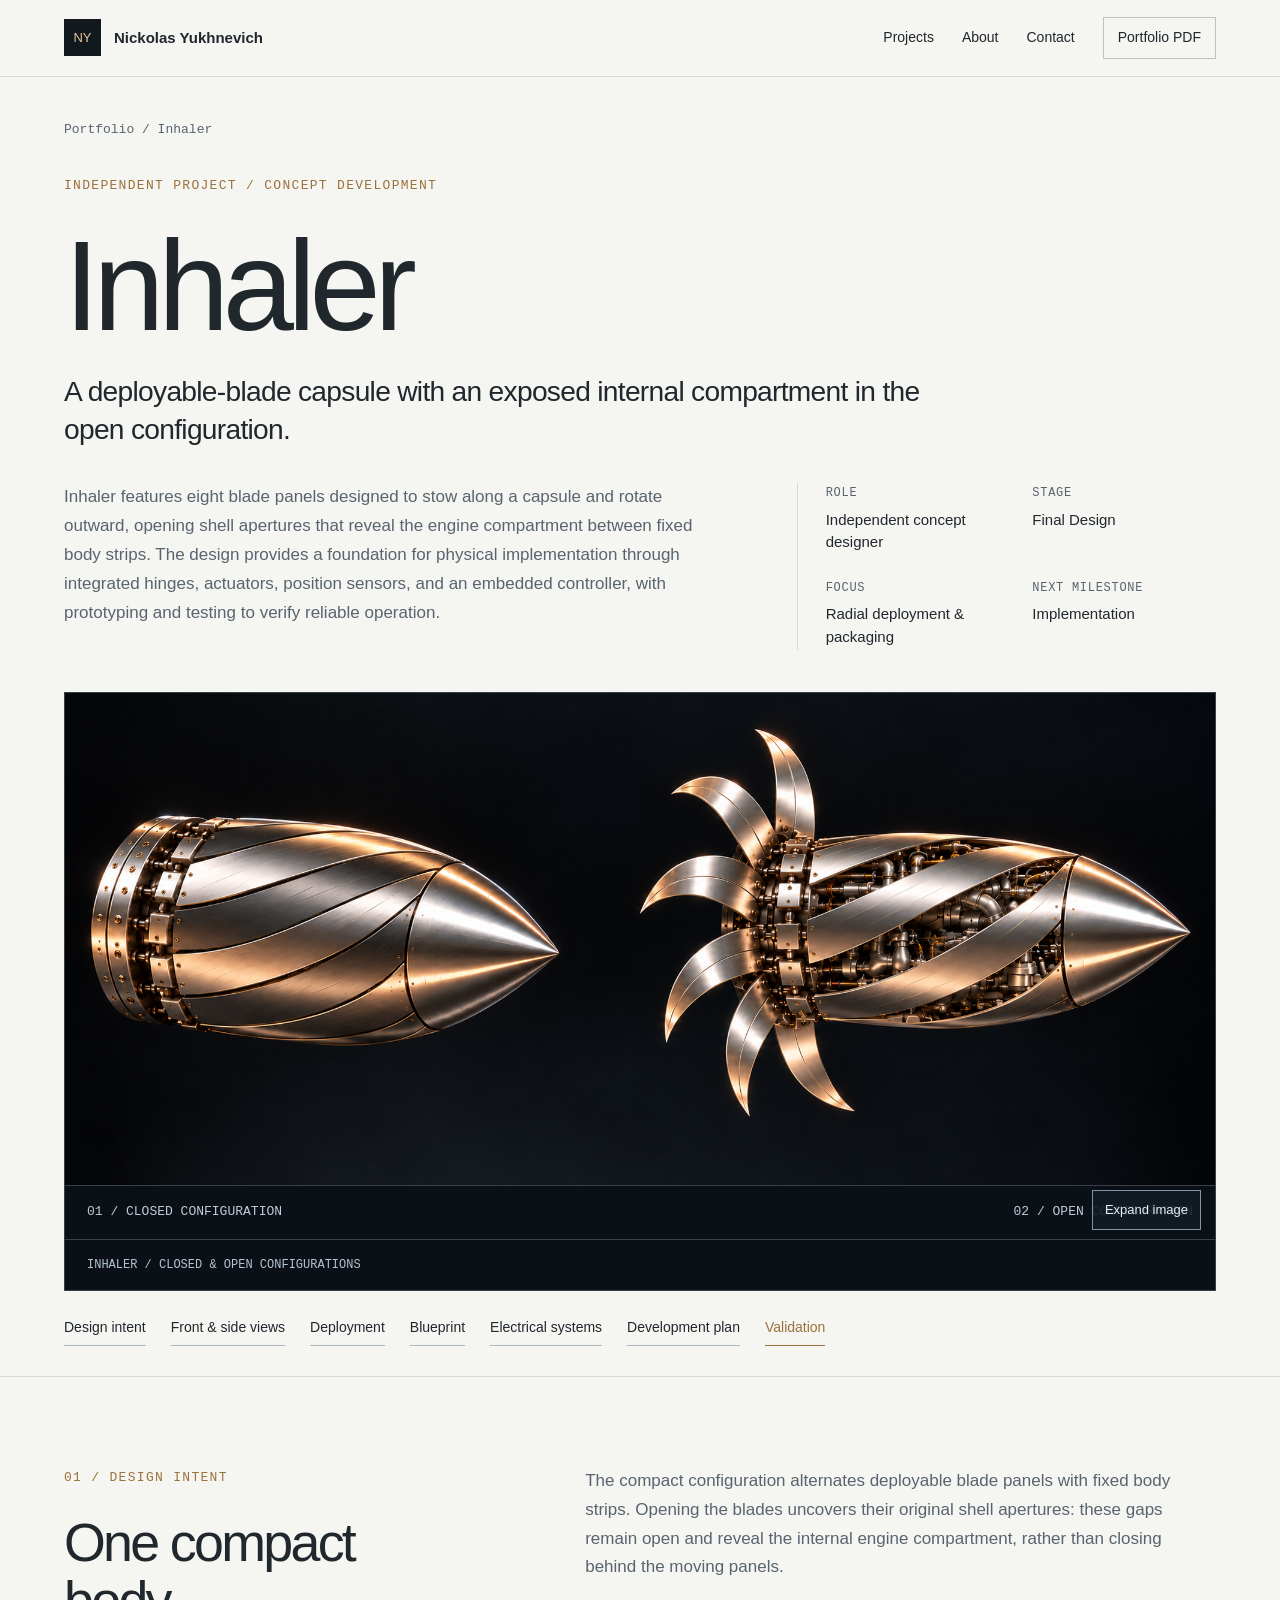
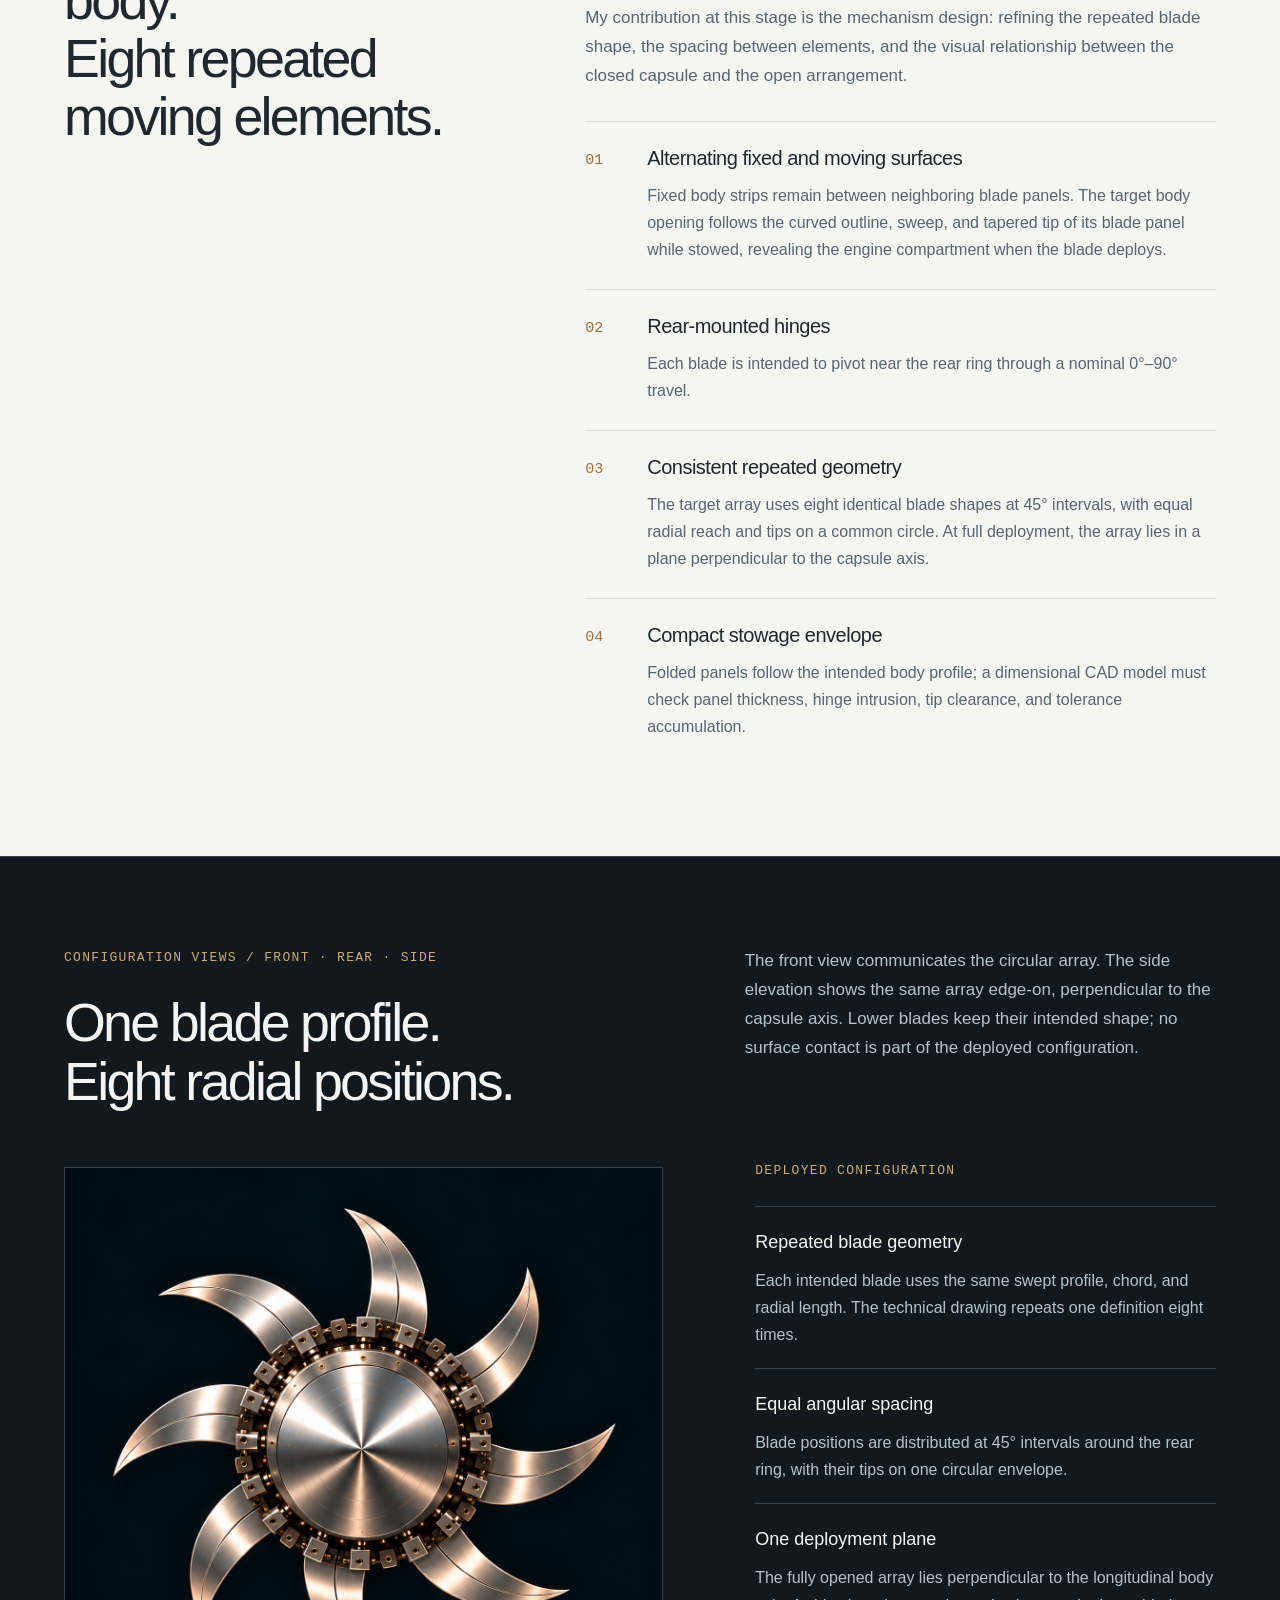
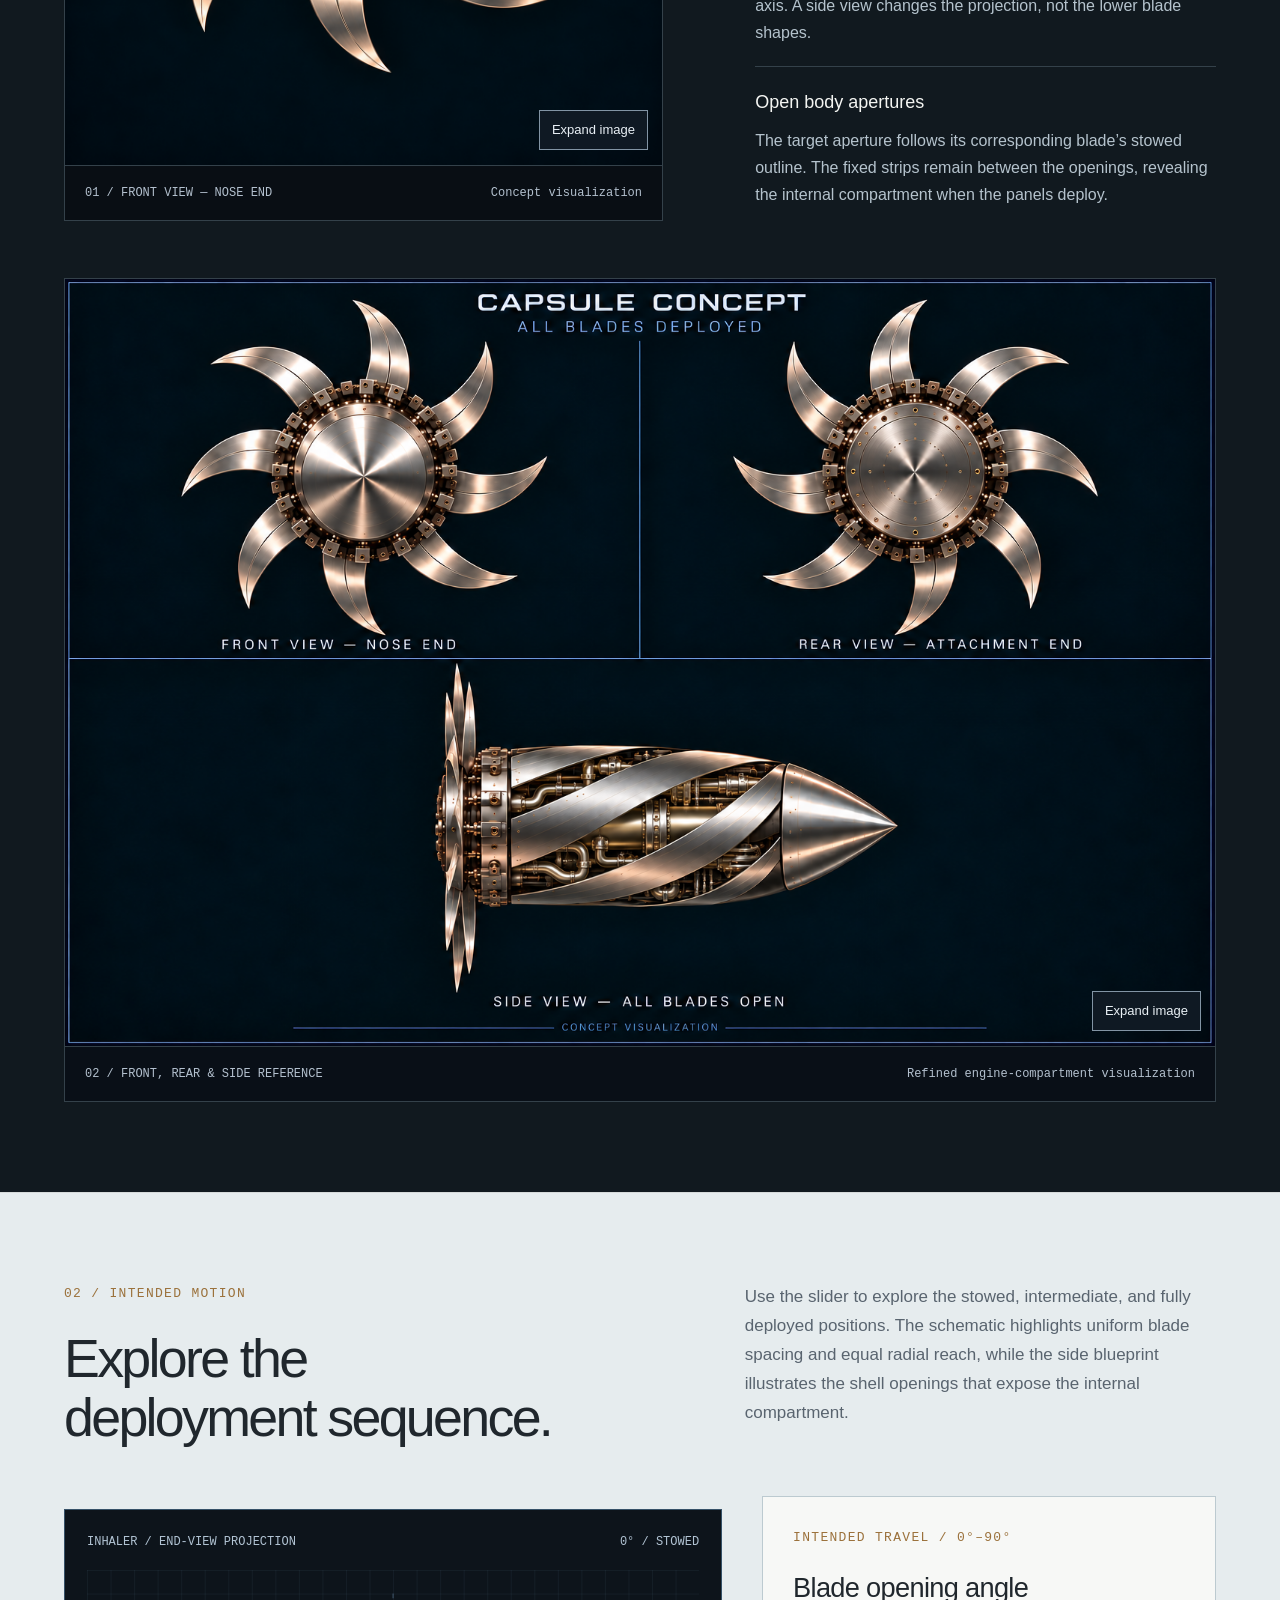
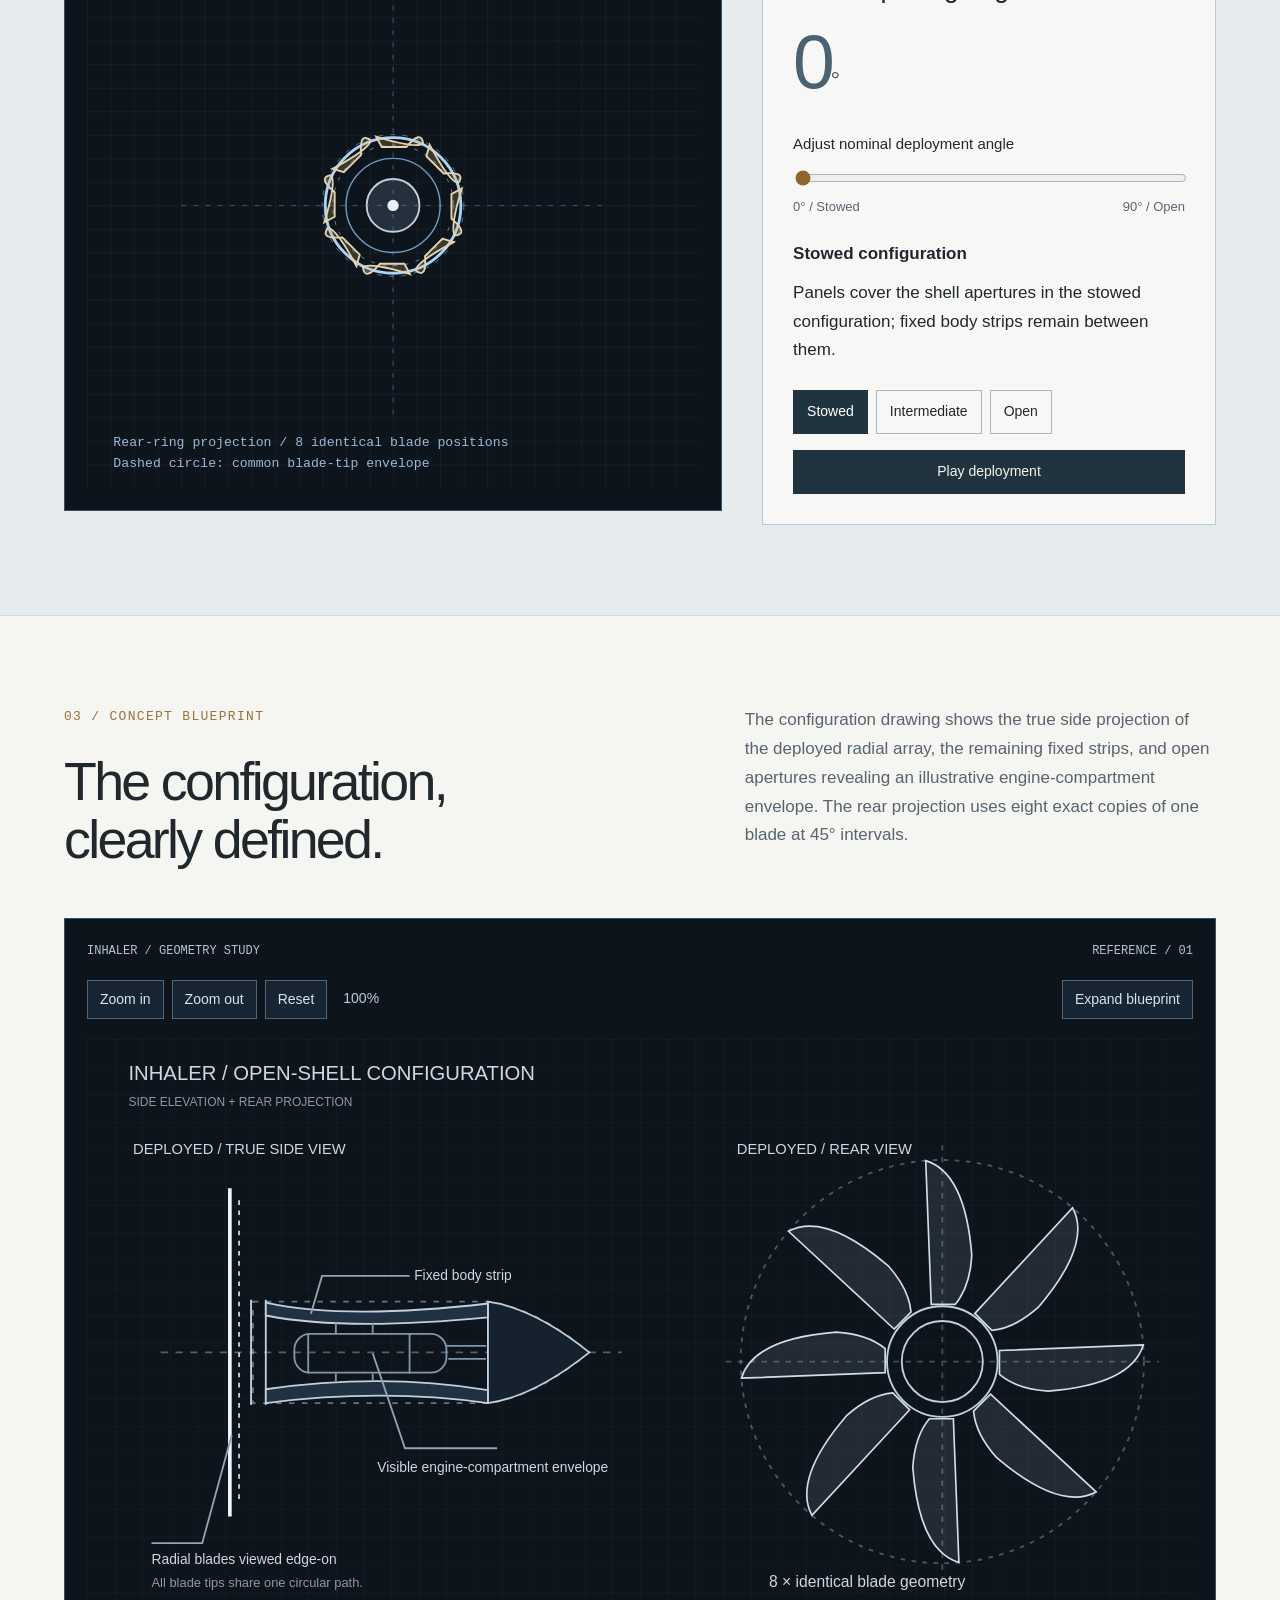
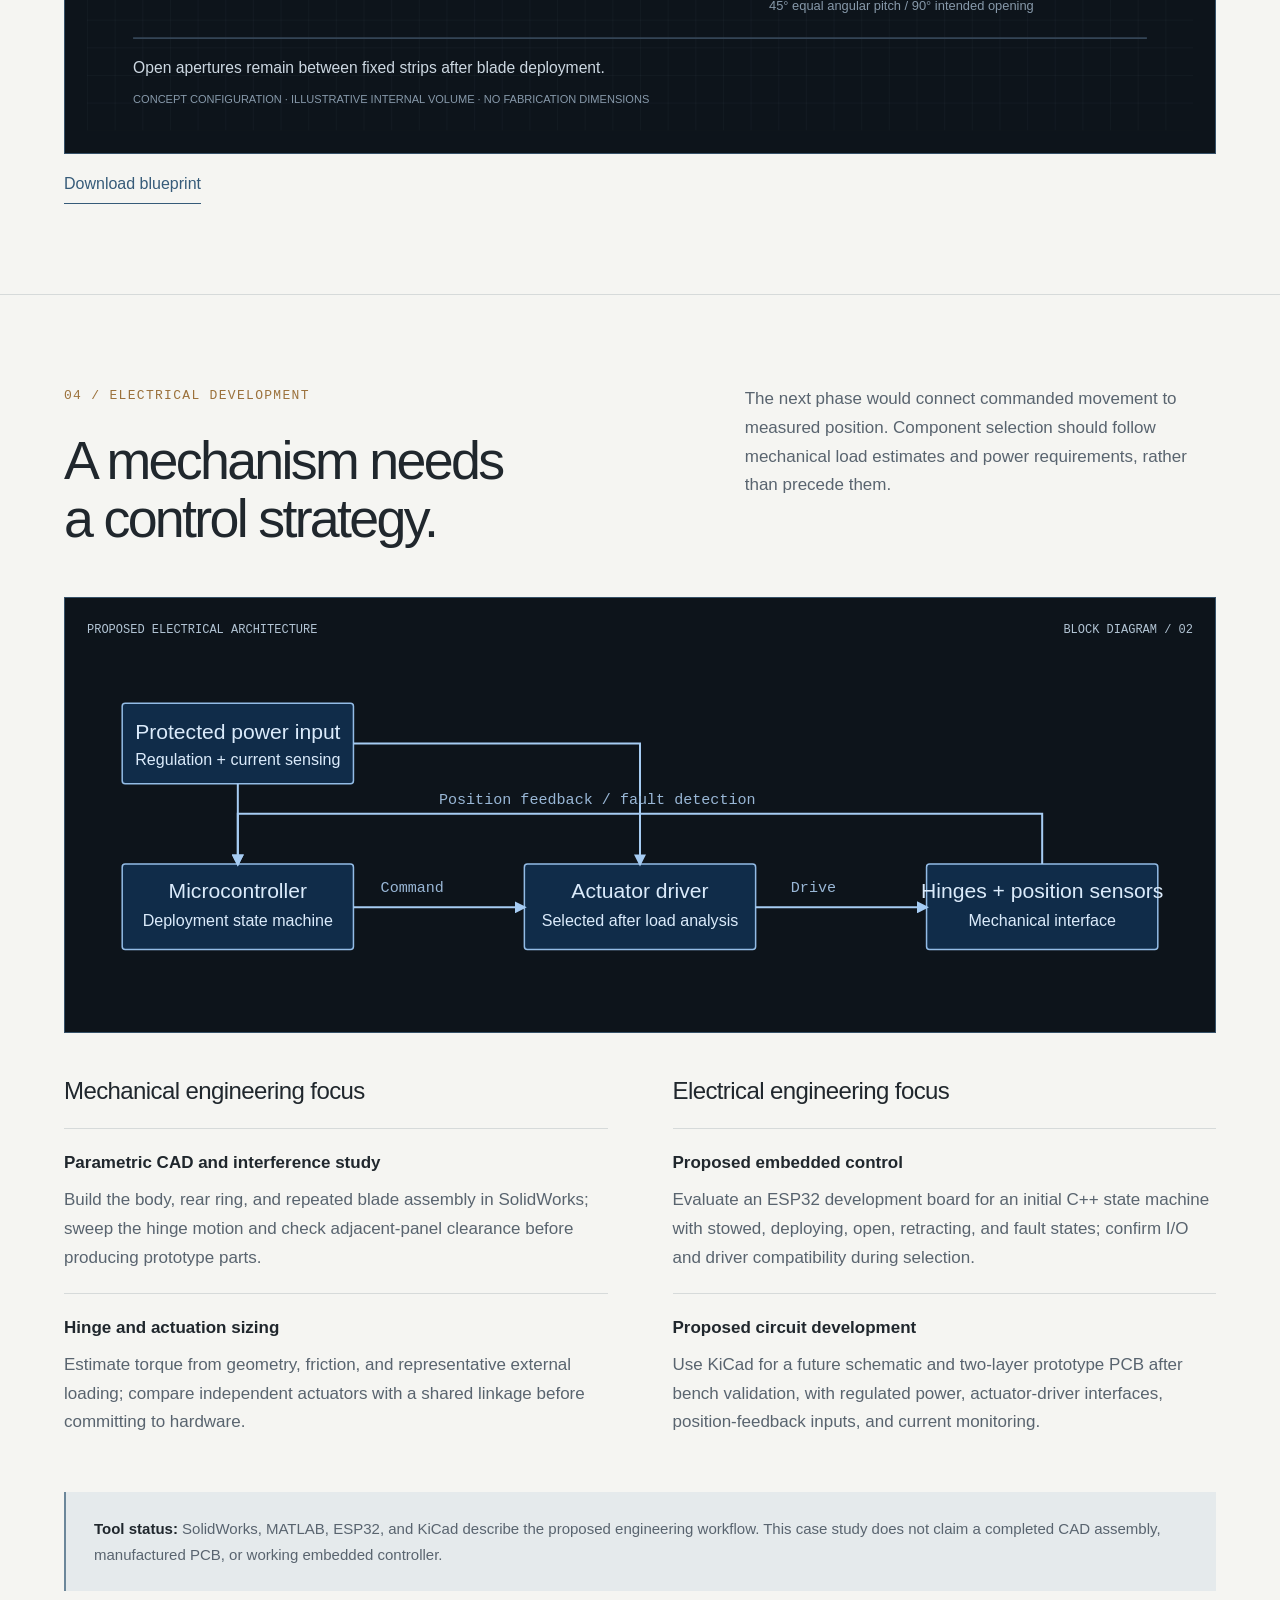
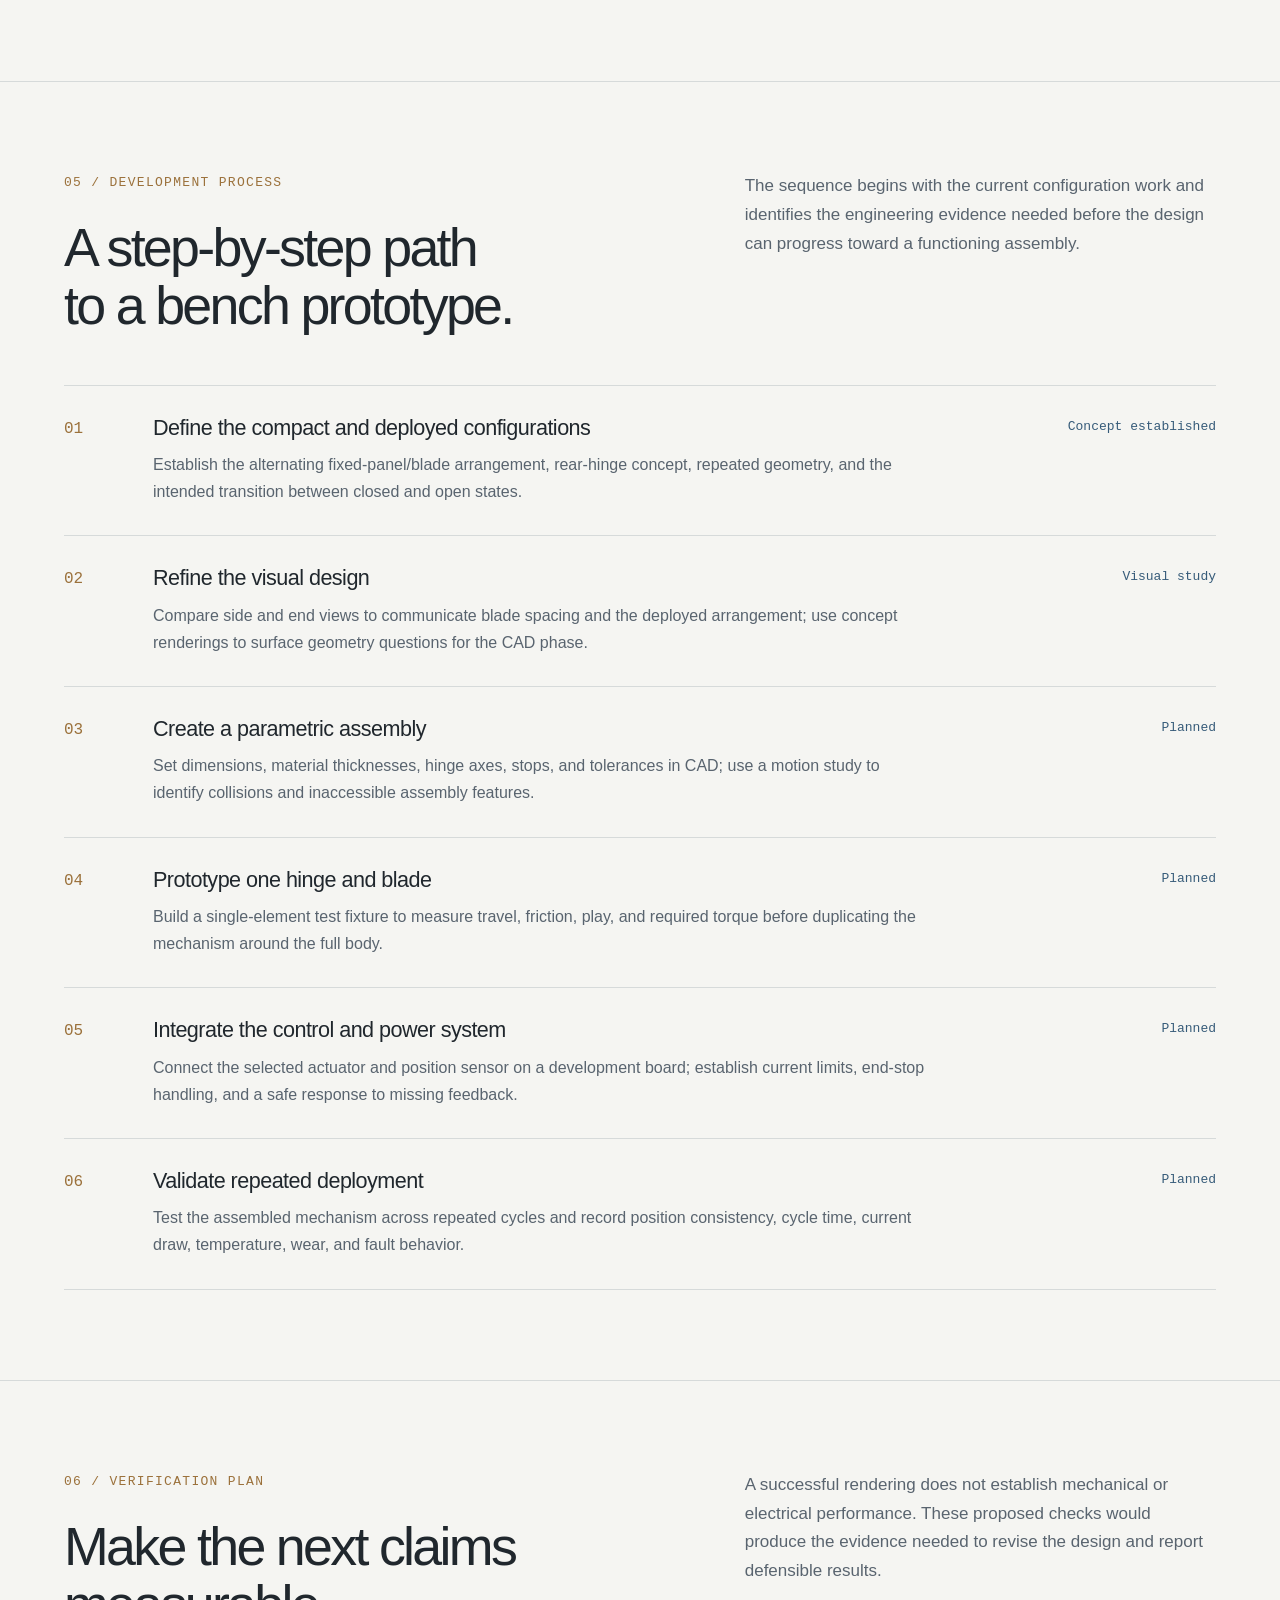
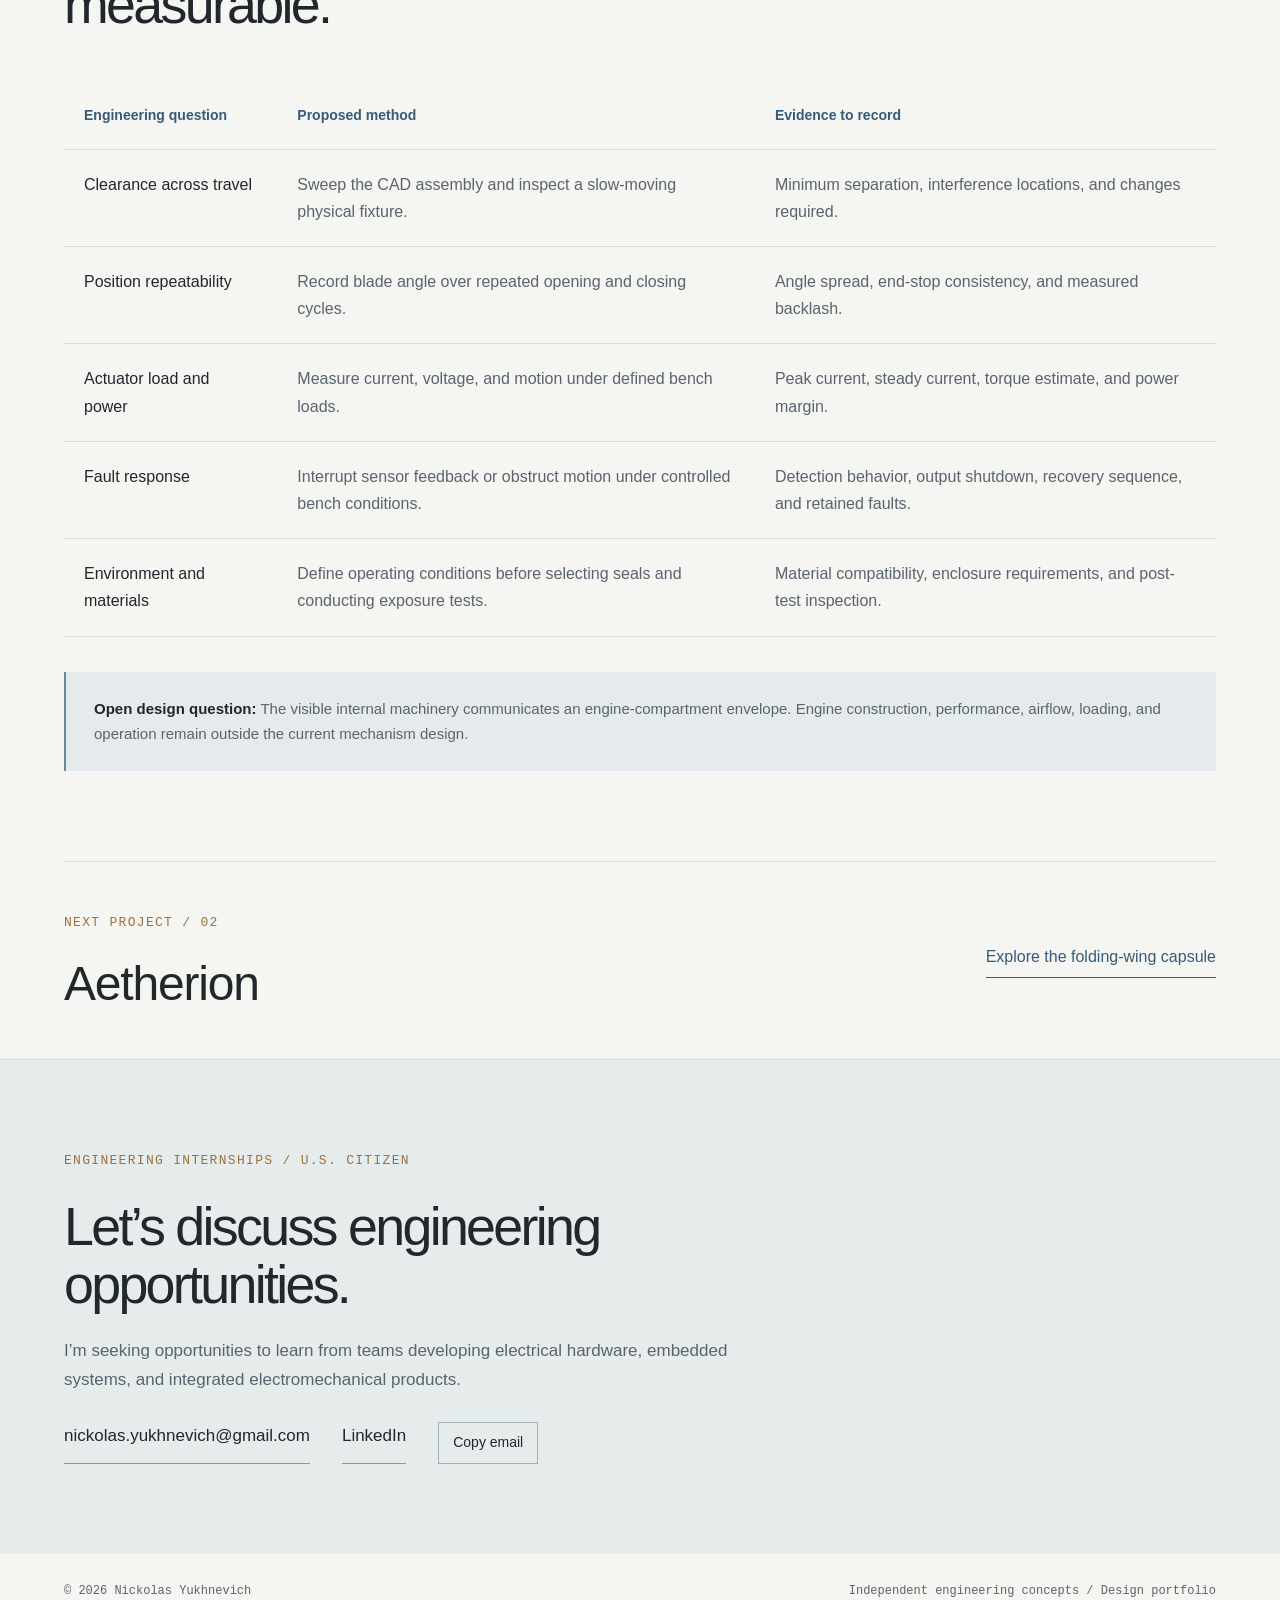
<file: inhaler/index.html>
<!doctype html>
<html lang="en">
<head>
<meta charset="UTF-8">
<meta name="viewport" content="width=device-width,initial-scale=1">
<meta name="description" content="Inhaler engineering concept: eight rear-hinged blade panels, mechanism designs, proposed electronics, and prototype development plan.">
<meta name="theme-color" content="#080e16">
<title>Inhaler — Deployable-Blade Capsule | Nickolas Yukhnevich</title>
<link rel="icon" href="../assets/favicon.svg" type="image/svg+xml">
<link rel="stylesheet" href="../assets/style.css">
<script defer src="../assets/project-data.js">
</script>
<script defer src="../assets/app.js">
</script>
</head>
<body>
<a class="skip-link" href="#main">Skip to content</a>
<header>
<div class="header-inner">
<a class="brand" href="../index.html">
<span class="monogram" aria-hidden="true">NY</span>Nickolas Yukhnevich</a>
<button type="button" class="menu-toggle" aria-expanded="false" aria-controls="main-nav">Menu</button>
<nav class="nav" id="main-nav" aria-label="Main navigation">
<a href="../index.html#projects" >Projects</a>
<a href="../index.html#about">About</a>
<a href="#contact">Contact</a>
<a class="nav-download" href="../assets/Nickolas_Yukhnevich_Engineering_Portfolio.pdf" download="Nickolas_Yukhnevich_Engineering_Portfolio.pdf" type="application/pdf">Portfolio PDF</a>
</nav>
</div>
</header>
<main id="main">
<div class="wrap">
<section class="case-top">
<div class="breadcrumb">
<a href="../index.html">Portfolio</a> / Inhaler</div>
<span class="eyebrow">Independent project / Concept development</span>
<h1>Inhaler</h1>
<p class="case-subtitle">A deployable-blade capsule with an exposed internal compartment in the open configuration.</p>
<div class="case-summary">
<p>Inhaler features eight blade panels designed to stow along a capsule and rotate outward, opening shell apertures that reveal the engine compartment between fixed body strips. The design provides a foundation for physical implementation through integrated hinges, actuators, position sensors, and an embedded controller, with prototyping and testing to verify reliable operation.</p>
<dl class="project-facts">
<div>
<dt>Role</dt>
<dd>Independent concept designer</dd>
</div>
<div>
<dt>Stage</dt>
<dd>Final Design</dd>
</div>
<div>
<dt>Focus</dt>
<dd>Radial deployment &amp; packaging</dd>
</div>
<div>
<dt>Next milestone</dt>
<dd>Implementation</dd>
</div>
</dl>
</div>
</section>
<figure class="hero-image">
<div class="capsule-comparison">
<img src="../assets/inhaler-closed-open.png" alt="Inhaler comparison with the closed capsule on the left and the open capsule on the right, matched golden studio lighting, and blade-shaped body openings" fetchpriority="high" decoding="async">
<div class="comparison-labels">
<span>01 / CLOSED CONFIGURATION</span>
<span>02 / OPEN CONFIGURATION</span>
</div>
</div>
<figcaption class="image-bar">
<strong>INHALER / CLOSED &amp; OPEN CONFIGURATIONS</strong>
</figcaption>
</figure>
<nav class="case-nav" aria-label="Case study sections">
<a href="#design">Design intent</a>
<a href="#views">Front &amp; side views</a>
<a href="#deployment">Deployment</a>
<a href="#blueprint">Blueprint</a>
<a href="#electronics">Electrical systems</a>
<a href="#development">Development plan</a>
<a href="#validation">Validation</a>
</nav>
</div>
<section class="section" id="design">
<div class="wrap">
<div class="body-grid">
<div class="label">
<span class="eyebrow">01 / Design intent</span>
<h2>One compact body.<br>Eight repeated<br>moving elements.</h2>
</div>
<div class="copy">
<p>The compact configuration alternates deployable blade panels with fixed body strips. Opening the blades uncovers their original shell apertures: these gaps remain open and reveal the internal engine compartment, rather than closing behind the moving panels.</p>
<p>My contribution at this stage is the mechanism design: refining the repeated blade shape, the spacing between elements, and the visual relationship between the closed capsule and the open arrangement.</p>
<div class="numbered">
<div class="design-row">
<div>
<h3>Alternating fixed and moving surfaces</h3>
<p>Fixed body strips remain between neighboring blade panels. The target body opening follows the curved outline, sweep, and tapered tip of its blade panel while stowed, revealing the engine compartment when the blade deploys.</p>
</div>
</div>
<div class="design-row">
<div>
<h3>Rear-mounted hinges</h3>
<p>Each blade is intended to pivot near the rear ring through a nominal 0°–90° travel.</p>
</div>
</div>
<div class="design-row">
<div>
<h3>Consistent repeated geometry</h3>
<p>The target array uses eight identical blade shapes at 45° intervals, with equal radial reach and tips on a common circle. At full deployment, the array lies in a plane perpendicular to the capsule axis.</p>
</div>
</div>
<div class="design-row">
<div>
<h3>Compact stowage envelope</h3>
<p>Folded panels follow the intended body profile; a dimensional CAD model must check panel thickness, hinge intrusion, tip clearance, and tolerance accumulation.</p>
</div>
</div>
</div>
</div>
</div>
</div>
</section>
<section class="section geometry-showcase" id="views">
<div class="wrap">
<div class="section-heading">
<div>
<span class="eyebrow">CONFIGURATION VIEWS / FRONT · REAR · SIDE</span>
<h2>One blade profile.<br>Eight radial positions.</h2>
</div>
<p>The front view communicates the circular array. The side elevation shows the same array edge-on, perpendicular to the capsule axis. Lower blades keep their intended shape; no surface contact is part of the deployed configuration.</p>
</div>
<div class="geometry-layout">
<figure class="front-figure">
<a href="../assets/inhaler-front.png" class="figure-link" target="_blank" rel="noopener noreferrer" aria-label="Open the full Inhaler front view">
<img src="../assets/inhaler-front.png" alt="Inhaler front view from the nose end, showing eight deployed curved blades around the central capsule" loading="lazy" decoding="async">
</a>
<figcaption>
<span>01 / FRONT VIEW — NOSE END</span>
<span>Concept visualization</span>
</figcaption>
</figure>
<div class="geometry-notes">
<span class="eyebrow">DEPLOYED CONFIGURATION</span>
<div class="geometry-rule">
<strong>Repeated blade geometry</strong>
<p>Each intended blade uses the same swept profile, chord, and radial length. The technical drawing repeats one definition eight times.</p>
</div>
<div class="geometry-rule">
<strong>Equal angular spacing</strong>
<p>Blade positions are distributed at 45° intervals around the rear ring, with their tips on one circular envelope.</p>
</div>
<div class="geometry-rule">
<strong>One deployment plane</strong>
<p>The fully opened array lies perpendicular to the longitudinal body axis. A side view changes the projection, not the lower blade shapes.</p>
</div>
<div class="geometry-rule">
<strong>Open body apertures</strong>
<p>The target aperture follows its corresponding blade’s stowed outline. The fixed strips remain between the openings, revealing the internal compartment when the panels deploy.</p>
</div>
</div>
</div>
<figure class="orthographic-figure">
<a href="../assets/inhaler-side-engine-board.png" class="figure-link" target="_blank" rel="noopener noreferrer" aria-label="Open the front, rear, and side configuration board">
<div class="engine-board-composite">
<div class="board-upper">
<img src="../assets/inhaler-multiview.png" alt="Original Inhaler front and rear views, preserved from the approved configuration board" loading="lazy" decoding="async">
</div>
<div class="board-lower">
<img src="../assets/inhaler-side-engine-board.png" alt="Refined side view of Inhaler with all blades deployed and a shaded three-dimensional internal machinery concept" loading="lazy" decoding="async">
</div>
</div>
</a>
<figcaption>
<span>02 / FRONT, REAR &amp; SIDE REFERENCE</span>
<span>Refined engine-compartment visualization</span>
</figcaption>
</figure>
</div>
</section>
<section class="section light-section" id="deployment">
<div class="wrap">
<div class="section-heading">
<div>
<span class="eyebrow">02 / Intended motion</span>
<h2>Explore the<br>deployment sequence.</h2>
</div>
<p>Use the slider to explore the stowed, intermediate, and fully deployed positions. The schematic highlights uniform blade spacing and equal radial reach, while the side blueprint illustrates the shell openings that expose the internal compartment.</p>
</div>
<div class="study-layout">
<div class="blueprint-panel">
<div class="diagram-top">
<span>INHALER / END-VIEW PROJECTION</span>
<span id="diagram-angle">0° / STOWED</span>
</div>
<svg id="deployment-svg" xmlns="http://www.w3.org/2000/svg" viewBox="0 0 650 550" role="img" aria-labelledby="deployment-title">
<title id="deployment-title">Schematic projection of eight blade positions at the selected deployment angle</title>
<defs>
<pattern id="deployment-grid" width="25" height="25" patternUnits="userSpaceOnUse">
<path d="M25 0H0V25" fill="none" stroke="#80acd9" stroke-opacity=".13"/>
</pattern>
</defs>
<rect width="650" height="550" fill="url(#deployment-grid)"/>
<g transform="translate(325 250)">
<circle r="72" fill="none" stroke="#acd2f5" stroke-width="3"/>
<circle r="64" fill="none" stroke="#708da6" stroke-dasharray="4 8"/>
<circle r="28" fill="#24303b" stroke="#c4d0db" stroke-width="2"/>
<circle r="50" fill="none" stroke="#6e9bc6" stroke-width="1.5"/>
<circle r="195" fill="none" stroke="#547da5" stroke-dasharray="5 8"/>
<path d="M-225 0H225M0-225V225" stroke="#769abe" stroke-dasharray="5 8" opacity=".5"/>
<g id="blade-projections">
</g>
<circle r="6" fill="#e6f3ff"/>
</g>
<text x="28" y="505" fill="#99b9d8" font-family="monospace" font-size="14">Rear-ring projection / 8 identical blade positions</text>
<text x="28" y="528" fill="#99b9d8" font-family="monospace" font-size="14">Dashed circle: common blade-tip envelope</text>
</svg>
</div>
<div class="study-controls">
<span class="eyebrow">Intended travel / 0°–90°</span>
<h3>Blade opening angle</h3>
<output class="angle" id="angle-output" for="deployment-angle">0<small>°</small>
</output>
<label for="deployment-angle">Adjust nominal deployment angle</label>
<input id="deployment-angle" type="range" min="0" max="90" step="1" value="0">
<div class="range-limits">
<span>0° / Stowed</span>
<span>90° / Open</span>
</div>
<p class="stage-title" id="deployment-state" aria-live="polite">Stowed configuration</p>
<p id="deployment-copy">Panels cover the body apertures while stowed; opening them must expose the compartment between the fixed strips.</p>
<div class="state-buttons">
<button data-angle="0">Stowed</button>
<button data-angle="45">Intermediate</button>
<button data-angle="90">Open</button>
</div>
</div>
</div>
</div>
</section>
<section class="section" id="blueprint">
<div class="wrap">
<div class="section-heading">
<div>
<span class="eyebrow">03 / Concept blueprint</span>
<h2>The configuration,<br>clearly defined.</h2>
</div>
<p>The configuration drawing shows the true side projection of the deployed radial array, the remaining fixed strips, and open apertures revealing an illustrative engine-compartment envelope. The rear projection uses eight exact copies of one blade at 45° intervals.</p>
</div>
<div class="blueprint-panel">
<div class="diagram-top">
<span>INHALER / GEOMETRY STUDY</span>
<span>REFERENCE / 01</span>
</div>
<svg xmlns="http://www.w3.org/2000/svg" viewBox="0 0 1200 750" role="img" aria-label="Inhaler configuration drawing: open body apertures and eight identical radial blades">
<title>Inhaler configuration drawing: open body apertures and eight identical radial blades</title>
<defs>
<pattern id="grid" width="30" height="30" patternUnits="userSpaceOnUse">
<path d="M30 0H0V30" fill="none" stroke="#64798f" stroke-opacity=".12"/>
</pattern>
</defs>
<rect width="1200" height="750" fill="#0d141b"/>
<rect width="1200" height="750" fill="url(#grid)"/>
<defs>
<path id="identical-blade" d="M-12-62L-18-218Q25-205 32-115Q30-81 14-62Z"/>
</defs>
<text x="45" y="45" font-family="Arial,sans-serif" font-size="22" fill="#cdd8e2">INHALER / OPEN-SHELL CONFIGURATION</text>
<text x="45" y="73" font-family="Arial,sans-serif" font-size="13" fill="#8799aa">SIDE ELEVATION + REAR PROJECTION</text>
<text x="50" y="125" font-family="Arial,sans-serif" font-size="16" fill="#cdd8e2">DEPLOYED / TRUE SIDE VIEW</text>
<g transform="translate(0 80)">
<g fill="none" stroke="#c0d0df" stroke-width="2">
<path d="M80 260H580" stroke-dasharray="8 8" opacity=".4"/>
<path d="M155 82V438" stroke="#f0f5fb" stroke-width="4"/>
<path d="M165 95V425" stroke-dasharray="5 6"/>
<path d="M180 205L435 205Q485 211 545 260Q485 309 435 315L180 315Z" stroke-dasharray="6 8" opacity=".5"/>
<path d="M178 203V317M194 203V317"/>
<path d="M435 205Q485 212 545 260Q485 308 435 315Z" fill="#15212c"/>
<path d="M194 206Q280 225 435 207L435 222Q280 237 194 220Z" fill="#213141"/>
<path d="M194 300Q320 282 435 301L435 315Q320 299 194 315Z" fill="#213141"/>
<!-- Illustrative compartment envelope, deliberately visible through shell apertures. -->
<rect x="225" y="240" width="165" height="42" rx="17" stroke="#8196a8"/>
<path d="M240 239V283M350 239V283M389 253H433M392 267H433" stroke="#8196a8"/>
<path d="M270 228V240M270 283V291M310 228V240M310 283V291" stroke="#8196a8"/>
<path d="M243 218L255 177H350" stroke="#91a4b6"/>
<path d="M310 261L345 364H445" stroke="#91a4b6"/>
<path d="M157 350L125 467H70" stroke="#91a4b6"/>
</g>
<text x="355" y="182" font-family="Arial,sans-serif" font-size="15" fill="#cdd8e2">Fixed body strip</text>
<text x="315" y="390" font-family="Arial,sans-serif" font-size="15" fill="#cdd8e2">Visible engine-compartment envelope</text>
<text x="70" y="490" font-family="Arial,sans-serif" font-size="15" fill="#cdd8e2">Radial blades viewed edge-on</text>
<text x="70" y="515" font-family="Arial,sans-serif" font-size="14" fill="#8799aa">All blade tips share one circular path.</text>
</g>
<text x="705" y="125" font-family="Arial,sans-serif" font-size="16" fill="#cdd8e2">DEPLOYED / REAR VIEW</text>
<g transform="translate(928 350)">
<g fill="none" stroke="#c0d0df" stroke-width="2">
<circle r="60"/>
<circle r="44"/>
<circle r="218.741857" stroke-dasharray="5 7" opacity=".35"/>
<path d="M-235 0H235M0-235V235" stroke-dasharray="6 7" opacity=".3"/>
</g>
<use href="#identical-blade" transform="rotate(0)" fill="#bacddd" fill-opacity=".12" stroke="#d0deeb" stroke-width="1.8"/>
<use href="#identical-blade" transform="rotate(45)" fill="#bacddd" fill-opacity=".12" stroke="#d0deeb" stroke-width="1.8"/>
<use href="#identical-blade" transform="rotate(90)" fill="#bacddd" fill-opacity=".12" stroke="#d0deeb" stroke-width="1.8"/>
<use href="#identical-blade" transform="rotate(135)" fill="#bacddd" fill-opacity=".12" stroke="#d0deeb" stroke-width="1.8"/>
<use href="#identical-blade" transform="rotate(180)" fill="#bacddd" fill-opacity=".12" stroke="#d0deeb" stroke-width="1.8"/>
<use href="#identical-blade" transform="rotate(225)" fill="#bacddd" fill-opacity=".12" stroke="#d0deeb" stroke-width="1.8"/>
<use href="#identical-blade" transform="rotate(270)" fill="#bacddd" fill-opacity=".12" stroke="#d0deeb" stroke-width="1.8"/>
<use href="#identical-blade" transform="rotate(315)" fill="#bacddd" fill-opacity=".12" stroke="#d0deeb" stroke-width="1.8"/>
</g>
<text x="740" y="595" font-family="Arial,sans-serif" font-size="17" fill="#cdd8e2">8 × identical blade geometry</text>
<text x="740" y="619" font-family="Arial,sans-serif" font-size="14" fill="#8799aa">45° equal angular pitch / 90° intended opening</text>
<g fill="none" stroke="#c0d0df" stroke-width="2">
<path d="M50 650H1150" stroke="#344556"/>
</g>
<text x="50" y="688" font-family="Arial,sans-serif" font-size="17" fill="#cdd8e2">Open apertures remain between fixed strips after blade deployment.</text>
<text x="50" y="720" font-family="Arial,sans-serif" font-size="12" fill="#8799aa">CONCEPT CONFIGURATION · ILLUSTRATIVE INTERNAL VOLUME · NO FABRICATION DIMENSIONS</text>
</svg>
</div>
<a class="inline-link" href="../assets/inhaler-blueprint.svg" download="Inhaler-concept-blueprint.svg">Download blueprint</a>
</div>
</section>
<section class="section" id="electronics">
<div class="wrap">
<div class="section-heading">
<div>
<span class="eyebrow">04 / Electrical development</span>
<h2>A mechanism needs<br>a control strategy.</h2>
</div>
<p>The next phase would connect commanded movement to measured position. Component selection should follow mechanical load estimates and power requirements, rather than precede them.</p>
</div>
<div class="blueprint-panel">
<div class="diagram-top">
<span>PROPOSED ELECTRICAL ARCHITECTURE</span>
<span>BLOCK DIAGRAM / 02</span>
</div>
<svg xmlns="http://www.w3.org/2000/svg" viewBox="0 0 1100 350" role="img" aria-label="Proposed power and deployment control architecture">
<defs>
<marker id="arrow-inhaler" viewBox="0 0 10 10" refX="8" refY="5" markerWidth="6" markerHeight="6" orient="auto-start-reverse">
<path d="M0 0L10 5L0 10Z" fill="#a6ccf3"/>
</marker>
</defs>
<g fill="#102c49" stroke="#93bce6" stroke-width="1.5">
<rect x="35" y="45" width="230" height="80" rx="3"/>
<rect x="35" y="205" width="230" height="85" rx="3"/>
<rect x="435" y="205" width="230" height="85" rx="3"/>
<rect x="835" y="205" width="230" height="85" rx="3"/>
</g>
<g fill="#dbebfb" font-family="Arial,sans-serif" font-size="21" text-anchor="middle">
<text x="150" y="81">Protected power input</text>
<text x="150" y="106" font-size="16">Regulation + current sensing</text>
<text x="150" y="239">Microcontroller</text>
<text x="150" y="267" font-size="16">Deployment state machine</text>
<text x="550" y="239">Actuator driver</text>
<text x="550" y="267" font-size="16">Selected after load analysis</text>
<text x="950" y="239">Hinges + position sensors</text>
<text x="950" y="267" font-size="16">Mechanical interface</text>
</g>
<g stroke="#a6ccf3" stroke-width="2" fill="none" marker-end="url(#arrow-inhaler)">
<path d="M150 125V205"/>
<path d="M265 85H550V205"/>
<path d="M265 248H435"/>
<path d="M665 248H835"/>
<path d="M950 205V155H150V205"/>
</g>
<g fill="#99b7d6" font-family="monospace" font-size="15">
<text x="350" y="145">Position feedback / fault detection</text>
<text x="292" y="233">Command</text>
<text x="700" y="233">Drive</text>
</g>
</svg>
</div>
<div class="two-columns" style="margin-top:45px">
<div>
<h3>Mechanical engineering focus</h3>
<ul class="spec-list">
<li>
<strong>Parametric CAD and interference study</strong>Build the body, rear ring, and repeated blade assembly in SolidWorks; sweep the hinge motion and check adjacent-panel clearance before producing prototype parts.</li>
<li>
<strong>Hinge and actuation sizing</strong>Estimate torque from geometry, friction, and representative external loading; compare independent actuators with a shared linkage before committing to hardware.</li>
</ul>
</div>
<div>
<h3>Electrical engineering focus</h3>
<ul class="spec-list">
<li>
<strong>Proposed embedded control</strong>Evaluate an ESP32 development board for an initial C++ state machine with stowed, deploying, open, retracting, and fault states; confirm I/O and driver compatibility during selection.</li>
<li>
<strong>Proposed circuit development</strong>Use KiCad for a future schematic and two-layer prototype PCB after bench validation, with regulated power, actuator-driver interfaces, position-feedback inputs, and current monitoring.</li>
</ul>
</div>
</div>
<div class="callout">
<strong>Tool status:</strong> SolidWorks, MATLAB, ESP32, and KiCad describe the proposed engineering workflow. This case study does not claim a completed CAD assembly, manufactured PCB, or working embedded controller.</div>
</div>
</section>
<section class="section" id="development">
<div class="wrap">
<div class="section-heading">
<div>
<span class="eyebrow">05 / Development process</span>
<h2>A step-by-step path<br>to a bench prototype.</h2>
</div>
<p>The sequence begins with the current configuration work and identifies the engineering evidence needed before the design can progress toward a functioning assembly.</p>
</div>
<div class="step-list">
<div class="step">
<span class="step-num">01</span>
<div>
<h3>Define the compact and deployed configurations</h3>
<p>Establish the alternating fixed-panel/blade arrangement, rear-hinge concept, repeated geometry, and the intended transition between closed and open states.</p>
</div>
<span class="step-status">Concept established</span>
</div>
<div class="step">
<span class="step-num">02</span>
<div>
<h3>Refine the visual design</h3>
<p>Compare side and end views to communicate blade spacing and the deployed arrangement; use concept renderings to surface geometry questions for the CAD phase.</p>
</div>
<span class="step-status">Visual study</span>
</div>
<div class="step">
<span class="step-num">03</span>
<div>
<h3>Create a parametric assembly</h3>
<p>Set dimensions, material thicknesses, hinge axes, stops, and tolerances in CAD; use a motion study to identify collisions and inaccessible assembly features.</p>
</div>
<span class="step-status">Planned</span>
</div>
<div class="step">
<span class="step-num">04</span>
<div>
<h3>Prototype one hinge and blade</h3>
<p>Build a single-element test fixture to measure travel, friction, play, and required torque before duplicating the mechanism around the full body.</p>
</div>
<span class="step-status">Planned</span>
</div>
<div class="step">
<span class="step-num">05</span>
<div>
<h3>Integrate the control and power system</h3>
<p>Connect the selected actuator and position sensor on a development board; establish current limits, end-stop handling, and a safe response to missing feedback.</p>
</div>
<span class="step-status">Planned</span>
</div>
<div class="step">
<span class="step-num">06</span>
<div>
<h3>Validate repeated deployment</h3>
<p>Test the assembled mechanism across repeated cycles and record position consistency, cycle time, current draw, temperature, wear, and fault behavior.</p>
</div>
<span class="step-status">Planned</span>
</div>
</div>
</div>
</section>
<section class="section" id="validation">
<div class="wrap">
<div class="section-heading">
<div>
<span class="eyebrow">06 / Verification plan</span>
<h2>Make the next claims<br>measurable.</h2>
</div>
<p>A successful rendering does not establish mechanical or electrical performance. These proposed checks would produce the evidence needed to revise the design and report defensible results.</p>
</div>
<div class="table-wrap">
<table>
<thead>
<tr>
<th scope="col">Engineering question</th>
<th scope="col">Proposed method</th>
<th scope="col">Evidence to record</th>
</tr>
</thead>
<tbody>
<tr>
<td>Clearance across travel</td>
<td>Sweep the CAD assembly and inspect a slow-moving physical fixture.</td>
<td>Minimum separation, interference locations, and changes required.</td>
</tr>
<tr>
<td>Position repeatability</td>
<td>Record blade angle over repeated opening and closing cycles.</td>
<td>Angle spread, end-stop consistency, and measured backlash.</td>
</tr>
<tr>
<td>Actuator load and power</td>
<td>Measure current, voltage, and motion under defined bench loads.</td>
<td>Peak current, steady current, torque estimate, and power margin.</td>
</tr>
<tr>
<td>Fault response</td>
<td>Interrupt sensor feedback or obstruct motion under controlled bench conditions.</td>
<td>Detection behavior, output shutdown, recovery sequence, and retained faults.</td>
</tr>
<tr>
<td>Environment and materials</td>
<td>Define operating conditions before selecting seals and conducting exposure tests.</td>
<td>Material compatibility, enclosure requirements, and post-test inspection.</td>
</tr>
</tbody>
</table>
</div>
<div class="callout">
<strong>Open design question:</strong> The visible internal machinery communicates an engine-compartment envelope. Engine construction, performance, airflow, loading, and operation remain outside the current mechanism design.</div>
</div>
</section>
<div class="wrap">
<div class="next-project">
<div>
<span class="eyebrow">Next project / 02</span>
<h3>Aetherion</h3>
</div>
<a class="inline-link" href="../aetherion/index.html">Explore the folding-wing capsule</a>
</div>
</div>
<section class="section contact" id="contact">
<div class="wrap">
<span class="eyebrow">Engineering internships / U.S. citizen</span>
<h2>Let’s discuss engineering<br>opportunities.</h2>
<p class="intro">I’m seeking opportunities to learn from teams developing electrical hardware, embedded systems, and integrated electromechanical products.</p>
<div class="contact-links">
<a href="mailto:nickolas.yukhnevich@gmail.com">nickolas.yukhnevich@gmail.com</a>
<a href="https://www.linkedin.com/in/nickolasyukhnevich/" target="_blank" rel="noopener noreferrer">LinkedIn</a>
</div>
</div>
</section>
</main>
<footer class="footer">
<span>© 2026 Nickolas Yukhnevich</span>
<span>Independent engineering concepts / Design portfolio</span>
</footer>
</body>
</html>
</file>
<file: assets/style.css>
:root{--bg:#f5f5f2;--ink:#20272d;--muted:#59646f;--line:#d6dada;--gold:#9b713b;--dark:#11191f;--light:#f4f5f2;--panel:#e9edef;--accent:#365b79;--font:Arial,Helvetica,sans-serif;--title:Arial,Helvetica,sans-serif}
*{box-sizing:border-box}html{scroll-behavior:smooth;scroll-padding-top:100px}body{margin:0;color:var(--ink);background:var(--bg);font:1.0625rem/1.7 var(--font)}a{color:inherit;text-decoration:none}a:hover{color:var(--gold)}button,input{font:inherit}button{cursor:pointer}a,button,input{touch-action:manipulation}a:focus-visible,button:focus-visible,input:focus-visible,summary:focus-visible{outline:3px solid #a6783d;outline-offset:5px}img{display:block;max-width:100%;width:100%;height:auto}figure,dl{margin:0}h1,h2,h3{font-family:var(--title);line-height:1.08;letter-spacing:-.05em;font-weight:500;margin:0 0 24px}h1{overflow-wrap:anywhere;font-size:clamp(3.2rem,7vw,7rem)}h2{font-size:clamp(2.25rem,4.2vw,4rem)}h3{font-size:1.5rem;letter-spacing:-.025em}p{margin:0 0 22px}p:last-child{margin-bottom:0}button{border-radius:0}.wrap{max-width:1400px;padding:0 5%;margin:auto}.eyebrow,.meta,.breadcrumb,.diagram-top,.project-index,.step-num,.step-status,.comparison-labels,.footer{font-family:Consolas,"Courier New",monospace}.eyebrow{display:block;font-size:.8125rem;letter-spacing:.1em;text-transform:uppercase;color:var(--gold);margin-bottom:24px}.meta{font-size:.8125rem;color:var(--muted);letter-spacing:.06em}.inline-link{display:inline-block;border-bottom:1px solid currentColor;padding-bottom:6px;margin-top:16px;font-size:1rem;color:var(--accent)}.skip-link{position:fixed;top:-100px;left:20px;z-index:100;background:white;color:black;padding:12px}.skip-link:focus{top:12px}
header{position:sticky;top:0;z-index:30;background:#f5f5f2ee;backdrop-filter:blur(18px);border-bottom:1px solid var(--line)}.header-inner{max-width:1540px;margin:auto;padding:17px 5%;display:flex;align-items:center;justify-content:space-between;gap:20px}.brand{font-size:.9375rem;font-weight:600;display:flex;align-items:center;gap:13px;line-height:1.4}.monogram{height:37px;width:37px;display:grid;place-items:center;background:var(--dark);color:#e7c394;font-size:.8125rem;font-weight:400}.nav{display:flex;gap:28px;align-items:center;font-size:.875rem}.nav a{padding:6px 0}.nav a[aria-current=page]{color:var(--gold)}.nav .nav-download{border:1px solid #bcc3c6;padding:8px 14px}.menu-toggle{display:none;background:transparent;border:1px solid var(--line);padding:7px 12px;color:var(--ink);font-size:.875rem}.reading-progress{position:absolute;left:0;bottom:-1px;height:2px;width:0;background:#b68a51;pointer-events:none}
/* The hero reads like a design journal: identity, then the actual mechanism. */
.portfolio-hero{background:var(--dark);color:var(--light);position:relative;overflow:hidden}.hero-title{padding-top:60px;padding-bottom:45px;display:grid;grid-template-columns:1.2fr 1fr;gap:12%}.hero-title .eyebrow{grid-column:1/-1;color:#c9aa7a;margin-bottom:0}.hero-title h1{overflow-wrap:anywhere;font-size:clamp(3.5rem,6.1vw,6.7rem);line-height:1.01;margin:0}.hero-intro{align-self:end}.hero-title p{color:#c3cbd1;font-size:1.0625rem;max-width:490px}.hero-actions{display:flex;flex-wrap:wrap;gap:13px;margin-top:26px}.hero-button{display:inline-block;padding:10px 20px;border:1px solid #bda072;color:#f2e6d4;font-size:.9375rem;background:transparent;transition:background .2s,color .2s}.hero-button:hover{background:#d2b07a;color:#11191f}.hero-button.secondary{border-color:#54616c;color:#cdd5dc}.hero-background{max-width:1500px;margin:auto;padding:0 5%;position:relative}.hero-background .capsule-comparison{background:#090d11;border:1px solid #38424b}.hero-footer{padding-top:24px;padding-bottom:26px;display:flex;justify-content:space-between;gap:24px;color:#aebbc5;font-family:Consolas,monospace;font-size:.8125rem;letter-spacing:.02em}.hero-footer span:last-child{color:#cfb384}.capsule-comparison img{object-fit:contain;aspect-ratio:auto}.comparison-labels{display:grid;grid-template-columns:1fr 1fr;gap:18px;padding:15px 22px;border-top:1px solid #38424b;font-size:.8125rem;color:#bfcbd6}.comparison-labels span:last-child{text-align:right}
.section{padding:90px 0;border-top:1px solid var(--line)}.section-heading{display:grid;grid-template-columns:1.2fr 1fr;gap:10%;margin-bottom:50px}.section-heading p{max-width:570px;color:var(--muted)}.section-heading h2{margin-bottom:0}.selected-work{border:0}.project-editorial{display:grid;grid-template-columns:1fr 1.5fr;gap:25px 7%;padding:55px 0;border-top:1px solid var(--line);align-items:center}.project-number{display:block;color:#adb5ba;font-size:3.5rem;letter-spacing:-.07em;line-height:1;margin-bottom:22px}.project-text h3{font-size:clamp(2.75rem,4.5vw,4.7rem);margin:12px 0 20px}.project-text p{color:var(--muted);max-width:440px}.project-picture{display:block;position:relative;background:#10171e;overflow:hidden}.project-picture>img{aspect-ratio:1.7;object-fit:contain;transition:transform .5s}.project-picture:hover>img{transform:scale(1.025)}.project-picture .comparison-labels{font-size:.75rem;padding:12px 16px}.project-index{grid-column:2;display:flex;flex-wrap:wrap;gap:12px 22px;border-top:1px solid var(--line);padding-top:17px;font-size:.8125rem;color:var(--muted)}.about-grid{display:grid;grid-template-columns:1fr 1.4fr;gap:12%}.about-grid p{color:var(--muted)}.facts{display:grid;grid-template-columns:1fr 1fr;gap:30px;margin-top:35px}.facts strong{font-size:1.65rem;font-weight:500;letter-spacing:-.03em;display:block}.facts span{color:var(--muted);font-size:.875rem}.portfolio-note{border-top:1px solid var(--line);padding-top:25px;margin-top:32px;font-size:.875rem;color:var(--muted)}.contact{background:#e6ebec}.contact h2{max-width:950px}.intro{max-width:700px;color:var(--muted);font-size:1.0625rem}.contact-links{display:flex;flex-wrap:wrap;gap:22px 32px;margin-top:28px}.contact-links a{border-bottom:1px solid #8597a4;padding-bottom:6px;overflow-wrap:anywhere}.footer{padding:27px 5%;max-width:1540px;display:flex;justify-content:space-between;gap:18px;margin:auto;font-size:.75rem;color:var(--muted)}
.case-top{padding:42px 0}.breadcrumb{font-size:.8125rem;color:var(--muted);margin-bottom:34px}.case-top .eyebrow{margin-bottom:20px}.case-top h1{overflow-wrap:anywhere;font-size:clamp(4.4rem,10vw,9.5rem);margin-bottom:18px}.case-subtitle{font-size:clamp(1.25rem,2.2vw,1.8rem);line-height:1.35;max-width:860px;letter-spacing:-.025em}.case-summary{display:grid;grid-template-columns:1.5fr 1fr;gap:9%;margin-top:34px}.case-summary>p{color:var(--muted)}.project-facts{display:grid;grid-template-columns:1fr 1fr;gap:23px;border-left:1px solid var(--line);padding-left:28px}.project-facts dt{font-size:.75rem;text-transform:uppercase;letter-spacing:.06em;color:var(--muted);font-family:Consolas,monospace}.project-facts dd{margin:5px 0 0;font-size:.9375rem;line-height:1.5}.hero-image{background:#0a1016;border:1px solid #33414b;position:relative}.hero-image>img{aspect-ratio:16/9;object-fit:contain}.image-bar{display:flex;flex-wrap:wrap;justify-content:space-between;gap:15px;padding:15px 22px;font-family:Consolas,monospace;font-size:.75rem;color:#b5c3d0;border-top:1px solid #33414b}.image-bar strong{font-weight:400}.case-nav{display:flex;flex-wrap:wrap;gap:12px 25px;padding:25px 0 30px}.case-nav a{font-size:.875rem;border-bottom:1px solid #abb8c0;padding-bottom:5px}.case-nav a.active{color:var(--gold);border-color:var(--gold)}.body-grid{display:grid;grid-template-columns:.85fr 1.4fr;gap:12%}.body-grid .label{max-width:380px}.copy p{color:var(--muted)}.numbered{counter-reset:item;margin-top:30px}.design-row{display:grid;grid-template-columns:42px 1fr;gap:20px;padding:26px 0;border-top:1px solid var(--line)}.design-row:before{counter-increment:item;content:'0' counter(item);font-family:Consolas,monospace;color:var(--gold);font-size:.9375rem}.design-row h3{font-size:1.25rem;margin-bottom:12px}.design-row p{font-size:1rem}
.geometry-showcase{background:var(--dark);color:var(--light);--muted:#b5c3cd;--line:#34414a;--gold:#ceaa74}.geometry-layout{display:grid;grid-template-columns:1.3fr 1fr;gap:8%;align-items:center}.front-figure{border:1px solid var(--line);background:#090e14}.front-figure img{aspect-ratio:1;object-fit:contain}.front-figure figcaption,.orthographic-figure figcaption{display:flex;flex-wrap:wrap;justify-content:space-between;gap:12px;font-family:Consolas,monospace;font-size:.75rem;padding:17px 20px;border-top:1px solid var(--line);color:#b3c0ce}.geometry-rule{padding:20px 0;border-top:1px solid var(--line)}.geometry-rule strong{font-size:1.125rem;font-weight:500}.geometry-rule p{font-size:1rem;color:var(--muted);margin-top:9px}.orthographic-figure{margin-top:50px;border:1px solid var(--line);background:#090f17}.engine-board-composite{width:100%;overflow:hidden;background:#081421}.board-upper{width:100%;aspect-ratio:1536/506;overflow:hidden}.board-lower{width:100%;aspect-ratio:1536/518;overflow:hidden}.engine-board-composite img{display:block;width:100%;height:auto;max-width:none;max-height:none;aspect-ratio:auto;object-fit:initial;margin:0;padding:0}.board-lower img{transform:translateY(-49.4140625%)}.figure-link{display:block}.figure-link:hover{color:inherit}
.light-section{background:#e6ecee}.blueprint-panel{background:#0d141b;border:1px solid #365168;padding:22px;position:relative;overflow:hidden;color:#e4edf5}.diagram-top{display:flex;justify-content:space-between;gap:20px;margin-bottom:18px;font-size:.75rem;color:#b2c4d4}.blueprint-panel svg{display:block;width:100%;height:auto}.study-layout{display:grid;grid-template-columns:1.45fr 1fr;gap:40px;align-items:center}.study-controls{padding:30px;background:#f7f8f6;border:1px solid #bccad0}.study-controls h3{font-size:1.7rem;margin-bottom:15px}.study-controls label{display:block;font-size:.9375rem;margin:24px 0 10px}.study-controls input{width:100%;accent-color:#8e662f;cursor:pointer}.angle{display:block;font-size:4.7rem;line-height:1.2;letter-spacing:-.06em;color:#4b6272}.angle small{font-size:1.5rem}.range-limits{display:flex;justify-content:space-between;color:var(--muted);font-size:.8125rem}.stage-title{font-weight:600;margin:22px 0 10px}.state-buttons{display:flex;flex-wrap:wrap;gap:8px;margin-top:25px}.state-buttons button,.motion-play,.sequence-play{padding:9px 13px;border:1px solid #abb9c0;background:transparent;color:var(--ink);font-size:.875rem}.state-buttons button[aria-pressed=true],.state-buttons button:hover{background:#203440;color:white;border-color:#203440}.motion-play{background:#21333f;color:#f5f5f2;border-color:#21333f;margin-top:16px;width:100%}.caption{padding-top:17px;font-size:.875rem;color:var(--muted);line-height:1.6}.two-columns{display:grid;grid-template-columns:1fr 1fr;gap:65px}.spec-list{list-style:none;margin:0;padding:0}.spec-list li{padding:20px 0;border-top:1px solid var(--line);color:var(--muted)}.spec-list strong{color:var(--ink);font-weight:600;display:block;margin-bottom:8px}.callout{margin-top:35px;padding:24px 28px;background:#e5eaec;border-left:2px solid #6c879a;color:var(--muted);font-size:.9375rem}.callout strong{color:var(--ink)}.step-list{border-top:1px solid var(--line)}.step{display:grid;grid-template-columns:65px 1fr 160px;gap:24px;padding:30px 0;border-bottom:1px solid var(--line)}.step-num{font-size:1rem;color:var(--gold)}.step h3{font-size:1.35rem;margin-bottom:12px}.step p{color:var(--muted);max-width:780px;font-size:1rem}.step-status{font-size:.8125rem;color:var(--accent);text-align:right}.table-wrap{overflow:auto}table{border-collapse:collapse;width:100%;font-size:1rem}th,td{padding:21px 20px;border-bottom:1px solid var(--line);text-align:left;vertical-align:top}th{font-size:.875rem;color:var(--accent);font-weight:600}td{color:var(--muted)}td:first-child{color:var(--ink);font-weight:500;min-width:170px}.next-project{display:flex;align-items:center;justify-content:space-between;gap:30px;padding:50px 0;border-top:1px solid var(--line)}.next-project h3{font-size:3rem;margin:0}.next-project .inline-link{margin:0}
.full-image{border:1px solid #365168;background:#101923;position:relative}.sequence-grid{display:grid;grid-template-columns:repeat(10,1fr);gap:7px;margin-top:23px}.sequence-grid button{background:transparent;border:1px solid #abb7bd;color:var(--ink);padding:12px 5px;font: .9375rem Consolas,monospace}.sequence-grid button[aria-pressed=true]{background:#213644;color:#f4f5f2;border-color:#213644}.sequence-description{display:grid;grid-template-columns:75px 1fr;gap:25px;margin-top:30px;min-height:155px}.sequence-description>strong{font-size:3rem;color:var(--gold);line-height:1}.sequence-description h3{margin-bottom:12px}.sequence-description p{color:var(--muted);max-width:850px}.sequence-focus{display:grid;grid-template-columns:.65fr 1fr;gap:40px;align-items:center;margin-bottom:32px}.frame-crop{width:100%;aspect-ratio:1983/1982;position:relative;overflow:hidden;background:#151e27;border:1px solid #425564}.frame-crop img{width:500%;max-width:none;position:absolute;top:0;left:0;transform:translate(var(--frame-x,0),var(--frame-y,0));transition:none}.frame-panel h3{font-size:1.75rem}.frame-panel p{color:var(--muted)}.frame-counter{font-size:.875rem;color:var(--gold);font-family:Consolas,monospace;margin-bottom:20px}.sequence-tools{display:flex;flex-wrap:wrap;gap:10px;margin-top:24px}.sequence-play{background:#213644;color:var(--light);border-color:#213644}.sequence-prev,.sequence-next{background:transparent;border:1px solid #abb9c0;padding:9px 14px;color:var(--ink);font-size:.875rem}
/* Accessible media overlay and blueprint navigation. */
.zoom-trigger{position:absolute;right:14px;bottom:14px;padding:8px 12px;border:1px solid #8294a4;background:#111b25e6;color:#e9f0f5;font-size:.8125rem;z-index:2}.hero-image .zoom-trigger{bottom:60px}.front-figure,.orthographic-figure{position:relative}.front-figure .zoom-trigger,.orthographic-figure .zoom-trigger{bottom:70px}.blueprint-tools{display:flex;gap:8px;flex-wrap:wrap;margin-bottom:20px}.blueprint-tools button{border:1px solid #50677b;background:#172533;color:#d6e5f0;padding:7px 12px;font-size:.875rem}.blueprint-tools button:hover{background:#2b4153}.blueprint-tools output{padding:7px 8px;color:#b8cede;font-size:.875rem;margin-right:auto}.pan-svg{cursor:grab;touch-action:none;user-select:none}.pan-svg.is-dragging{cursor:grabbing}.media-dialog{width:min(1420px,95vw);max-height:94vh;border:1px solid #516575;background:#0d141b;color:#eef3f8;padding:0;overflow:auto}.media-dialog::backdrop{background:#05080cec;backdrop-filter:blur(6px)}.dialog-bar{position:sticky;top:0;display:flex;justify-content:space-between;align-items:center;gap:20px;padding:16px 22px;background:#111b24;z-index:2;border-bottom:1px solid #3c5161}.dialog-bar h2{font-size:1rem;letter-spacing:0;margin:0;line-height:1.4}.dialog-close{color:#e0e9f0;background:transparent;border:1px solid #62788a;padding:7px 16px;font-size:.875rem}.dialog-content{padding:22px}.dialog-content>img{width:100%;max-height:76vh;object-fit:contain}.dialog-content .engine-board-composite{max-width:1100px;margin:auto}.dialog-content .blueprint-panel{border:0;max-width:1200px;margin:auto;padding:5px}.dialog-content svg{max-height:76vh;width:100%;height:auto}.dialog-content .zoom-trigger{display:none}.dialog-caption{font-size:.875rem;color:#a7bac9;padding:0 22px 20px}.back-top{position:fixed;right:23px;bottom:23px;border:1px solid #627786;background:#172733;color:#f2f4f5;padding:9px 14px;font-size:.8125rem;z-index:20;opacity:0;visibility:hidden;transition:opacity .2s}.back-top.visible{opacity:1;visibility:visible}.reveal{opacity:1;transform:none}html.motion-ok .reveal.waiting{opacity:0;transform:translateY(18px)}html.motion-ok .reveal{transition:opacity .65s ease,transform .65s ease}.copy-email{background:transparent;color:var(--ink);border:1px solid #a0b1bb;padding:8px 14px;font-size:.875rem}.copy-message{font-size:.875rem;align-self:center;color:var(--muted)}
@media(min-width:1700px){.wrap{padding-left:0;padding-right:0}.hero-background{padding-left:0;padding-right:0}}@media(max-width:1000px){.hero-title{gap:30px;grid-template-columns:1.2fr 1fr;padding-top:45px}.hero-title h1{overflow-wrap:anywhere;font-size:clamp(3.6rem,6.5vw,5.3rem)}.section-heading,.case-summary,.about-grid,.body-grid{grid-template-columns:1fr;gap:30px}.section{padding:70px 0}.project-editorial{gap:25px 5%}.project-facts{border-left:0;border-top:1px solid var(--line);padding:25px 0 0}.study-layout{grid-template-columns:1fr;gap:28px}.study-controls{max-width:none}.geometry-layout{gap:35px;grid-template-columns:1fr 1fr}.two-columns{gap:35px}.section-heading h2 br,.body-grid h2 br,.about-grid h2 br{display:initial}.body-grid .label{max-width:800px}.case-nav{gap:13px 23px}.step{grid-template-columns:45px 1fr 130px;gap:18px}.sequence-grid{grid-template-columns:repeat(5,1fr)}.hero-footer{flex-wrap:wrap;gap:7px 25px}}
@media(max-width:700px){body{font-size:1rem}.header-inner{padding:13px 5%;flex-wrap:wrap;gap:12px}.brand{font-size:.875rem}.monogram{width:33px;height:33px}.menu-toggle{display:block}.nav{width:100%;flex-wrap:wrap;gap:8px 24px;padding:12px 0 6px}.js .nav{display:none}.js .nav.open{display:flex}.nav .hide-mobile{display:block}.nav .nav-download{padding:5px 10px}.hero-title{grid-template-columns:1fr;padding-top:35px;padding-bottom:34px;gap:26px}.hero-title .eyebrow{font-size:.75rem;line-height:1.7}.hero-title h1{overflow-wrap:anywhere;font-size:clamp(3.3rem,13vw,5rem)}.hero-title p{font-size:1rem;max-width:550px}.hero-footer{font-size:.75rem;display:flex;flex-direction:column;padding-top:17px;padding-bottom:22px}.hero-background{padding:0}.hero-background .capsule-comparison{border-left:0;border-right:0}.comparison-labels{font-size:.75rem;gap:10px;padding:12px}.section{padding:55px 0}.section-heading{margin-bottom:32px;gap:23px}.eyebrow{font-size:.75rem;margin-bottom:18px}h2{font-size:2.35rem}.project-editorial{grid-template-columns:1fr;padding:35px 0;gap:23px}.project-index{grid-column:1;font-size:.75rem;gap:10px 20px}.project-text h3{font-size:3.2rem}.project-number{font-size:2.4rem;margin-bottom:15px}.project-text p{max-width:100%}.project-picture .comparison-labels{font-size:.75rem}.facts{gap:24px}.facts strong{font-size:1.4rem}.footer{flex-direction:column;gap:10px;line-height:1.5}.case-top{padding:30px 0}.case-top h1{overflow-wrap:anywhere;font-size:clamp(3.5rem,14vw,5.5rem)}.case-subtitle{font-size:1.25rem}.project-facts{gap:20px}.breadcrumb{margin-bottom:25px}.case-nav{gap:13px 22px;line-height:1.6}.case-nav a{font-size:.875rem}.geometry-layout{grid-template-columns:1fr;gap:28px}.front-figure figcaption,.orthographic-figure figcaption{font-size:.75rem;padding:14px}.orthographic-figure{margin-top:30px}.geometry-rule p{font-size:1rem}.diagram-top{font-size:.75rem;line-height:1.6;flex-wrap:wrap;gap:7px}.blueprint-panel{padding:14px}.study-controls{padding:24px}.state-buttons button{flex:1;font-size:.8125rem;padding:9px 8px}.two-columns{grid-template-columns:1fr;gap:32px}.step{grid-template-columns:30px 1fr;gap:16px}.step-status{grid-column:2;text-align:left}.step h3{font-size:1.25rem}.callout{padding:20px}.table-wrap{margin-right:-5vw}table{min-width:650px}th,td{padding:17px 15px}.next-project{align-items:start;flex-direction:column;gap:24px}.sequence-description{grid-template-columns:50px 1fr;gap:17px;min-height:200px}.sequence-description h3{font-size:1.3rem}.sequence-focus{grid-template-columns:1fr;gap:24px}.frame-crop{max-width:420px;margin:auto}.frame-panel h3{font-size:1.45rem}.image-bar{font-size:.75rem;padding:14px}.dialog-content{padding:10px}.dialog-bar{padding:12px 14px}.dialog-bar h2{font-size:.875rem}.dialog-close{font-size:.8125rem}.contact-links{gap:18px;font-size:.9375rem}.back-top{right:15px;bottom:15px}.zoom-trigger{padding:6px 9px;font-size:.75rem}.front-figure .zoom-trigger,.orthographic-figure .zoom-trigger{bottom:80px}.blueprint-tools{gap:7px}.blueprint-tools button{font-size:.8125rem;padding:7px 9px}.blueprint-tools output{font-size:.8125rem}}
@media(prefers-reduced-motion:reduce){html{scroll-behavior:auto}*,*:before,*:after{transition:none!important;animation:none!important}.reveal{opacity:1!important;transform:none!important}}
@media print{header,.case-nav,.contact,.footer,.back-top,.zoom-trigger,.blueprint-tools,.motion-play,.sequence-tools,.state-buttons,.next-project,.menu-toggle{display:none!important}.section{padding:25px 0}.portfolio-hero{background:white;color:black}.hero-title .eyebrow,.hero-title p{color:#333}.hero-title{display:block}.hero-title h1{font-size:40px;margin-bottom:20px}.hero-actions{display:none}.hero-footer{color:#333}.section-heading,.body-grid{display:block}.section-heading h2{margin-bottom:15px}figure,.blueprint-panel,.step{break-inside:avoid}.reveal{opacity:1!important;transform:none!important}}

.section-heading>*,.hero-title>*,.about-grid>*,.body-grid>*,.case-summary>*,.project-editorial>*{min-width:0}h1,h2,h3{overflow-wrap:anywhere}.brand{max-width:100%;overflow-wrap:anywhere}

.comparison-labels{grid-template-columns:repeat(2,minmax(0,1fr))}.comparison-labels span,.diagram-top span{overflow-wrap:anywhere}

.js .sequence-description{display:none}
</file>
